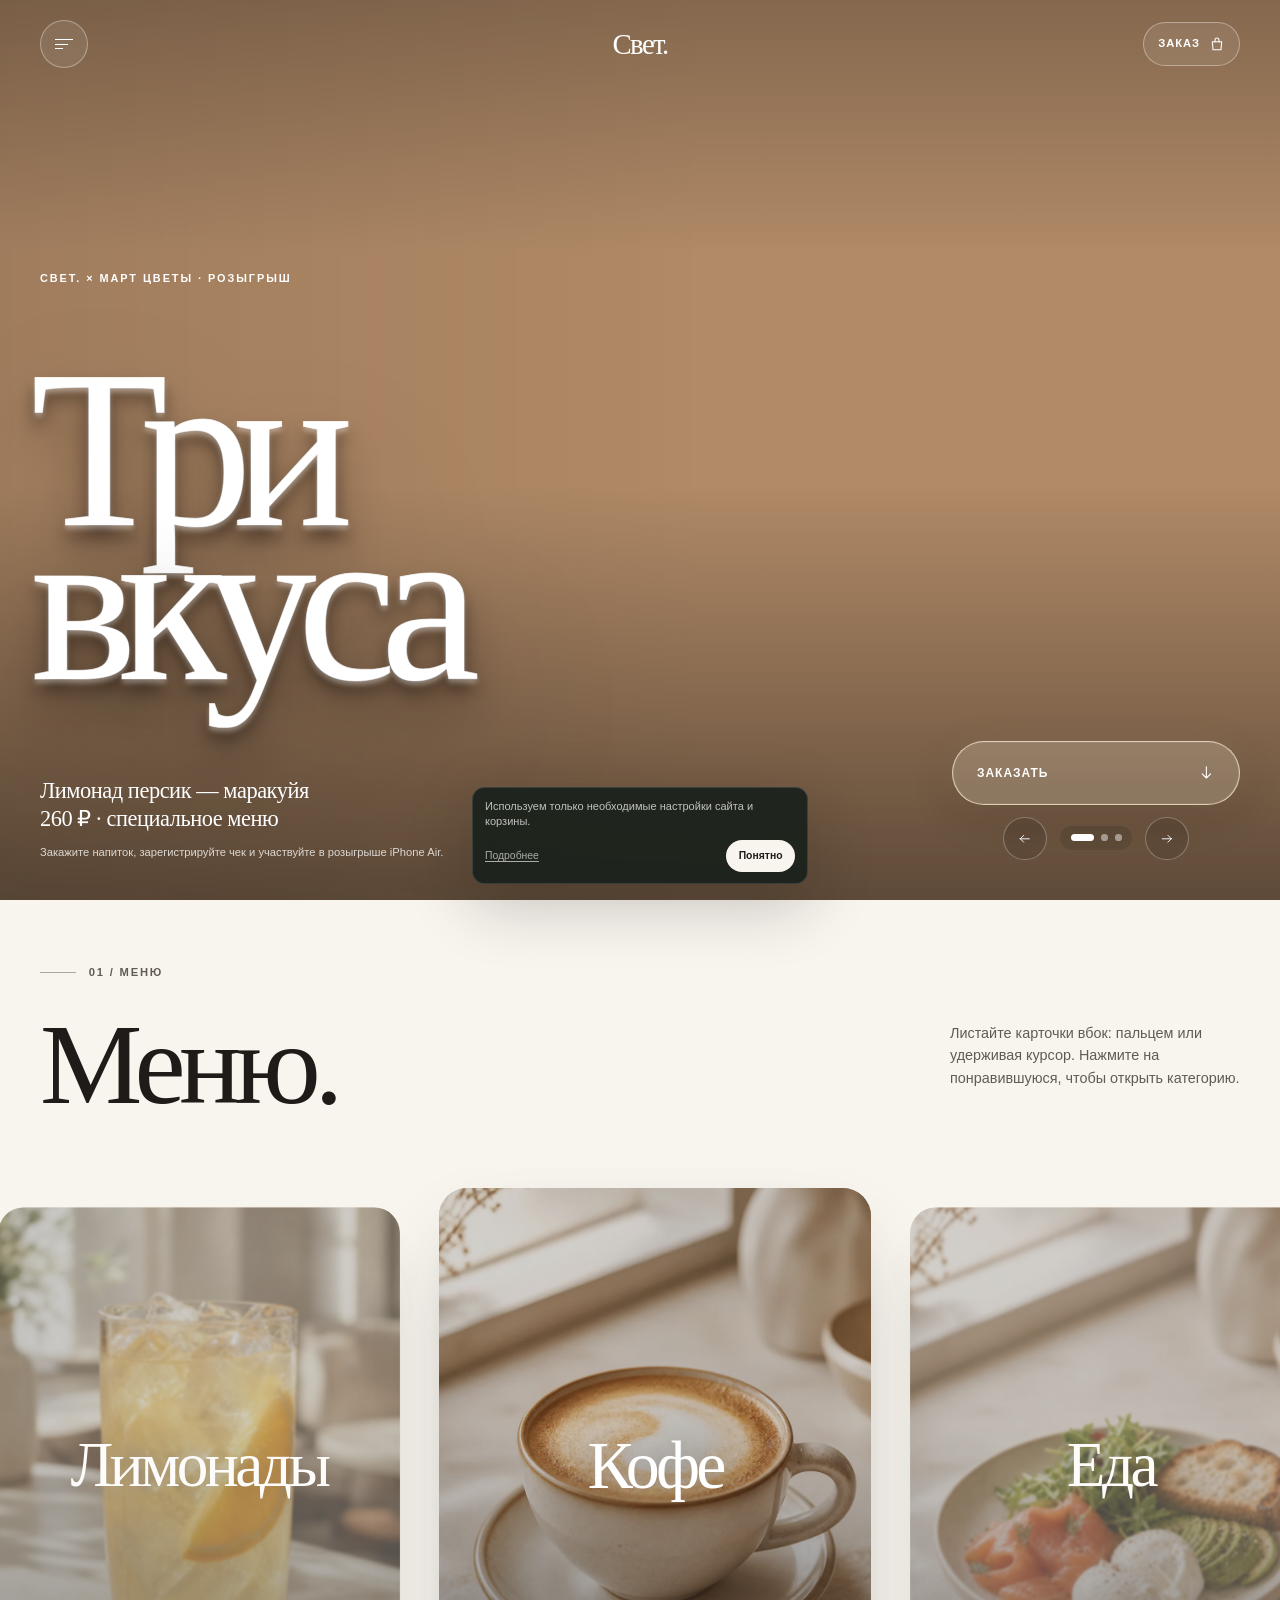
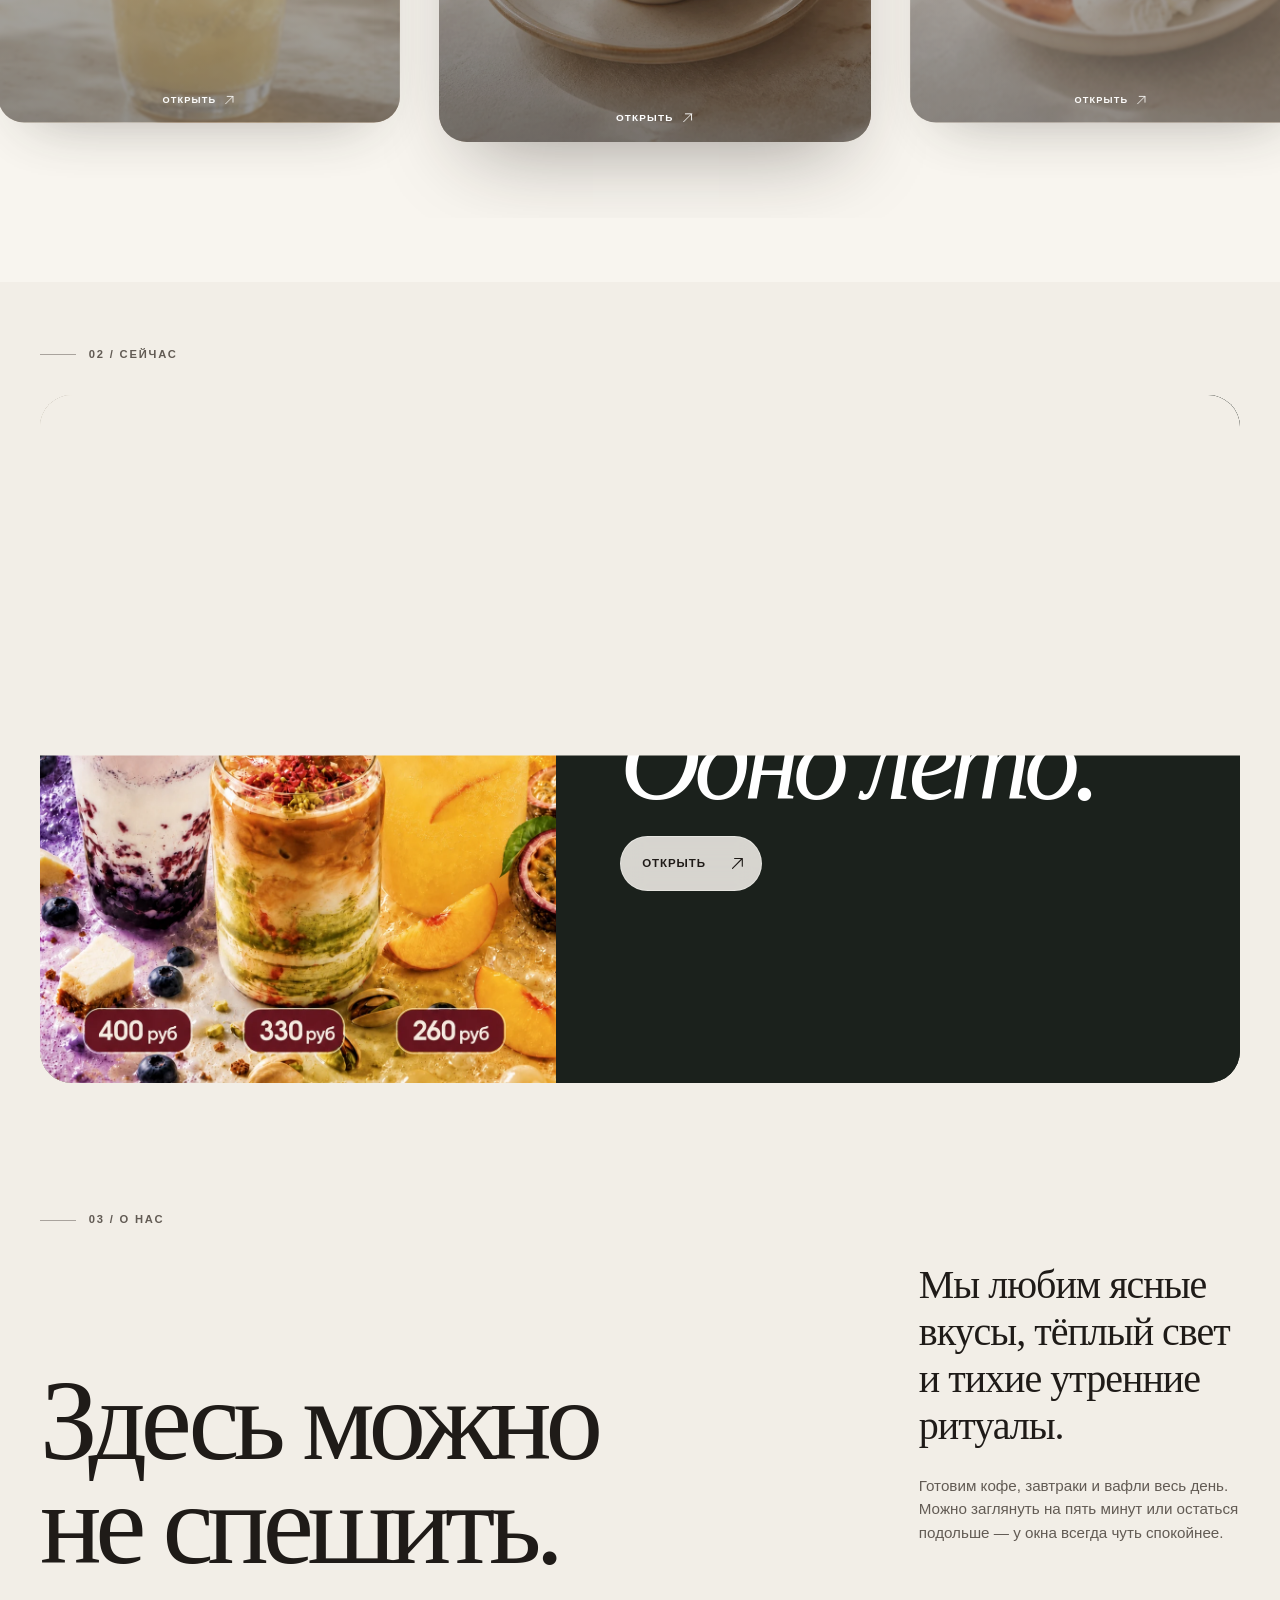
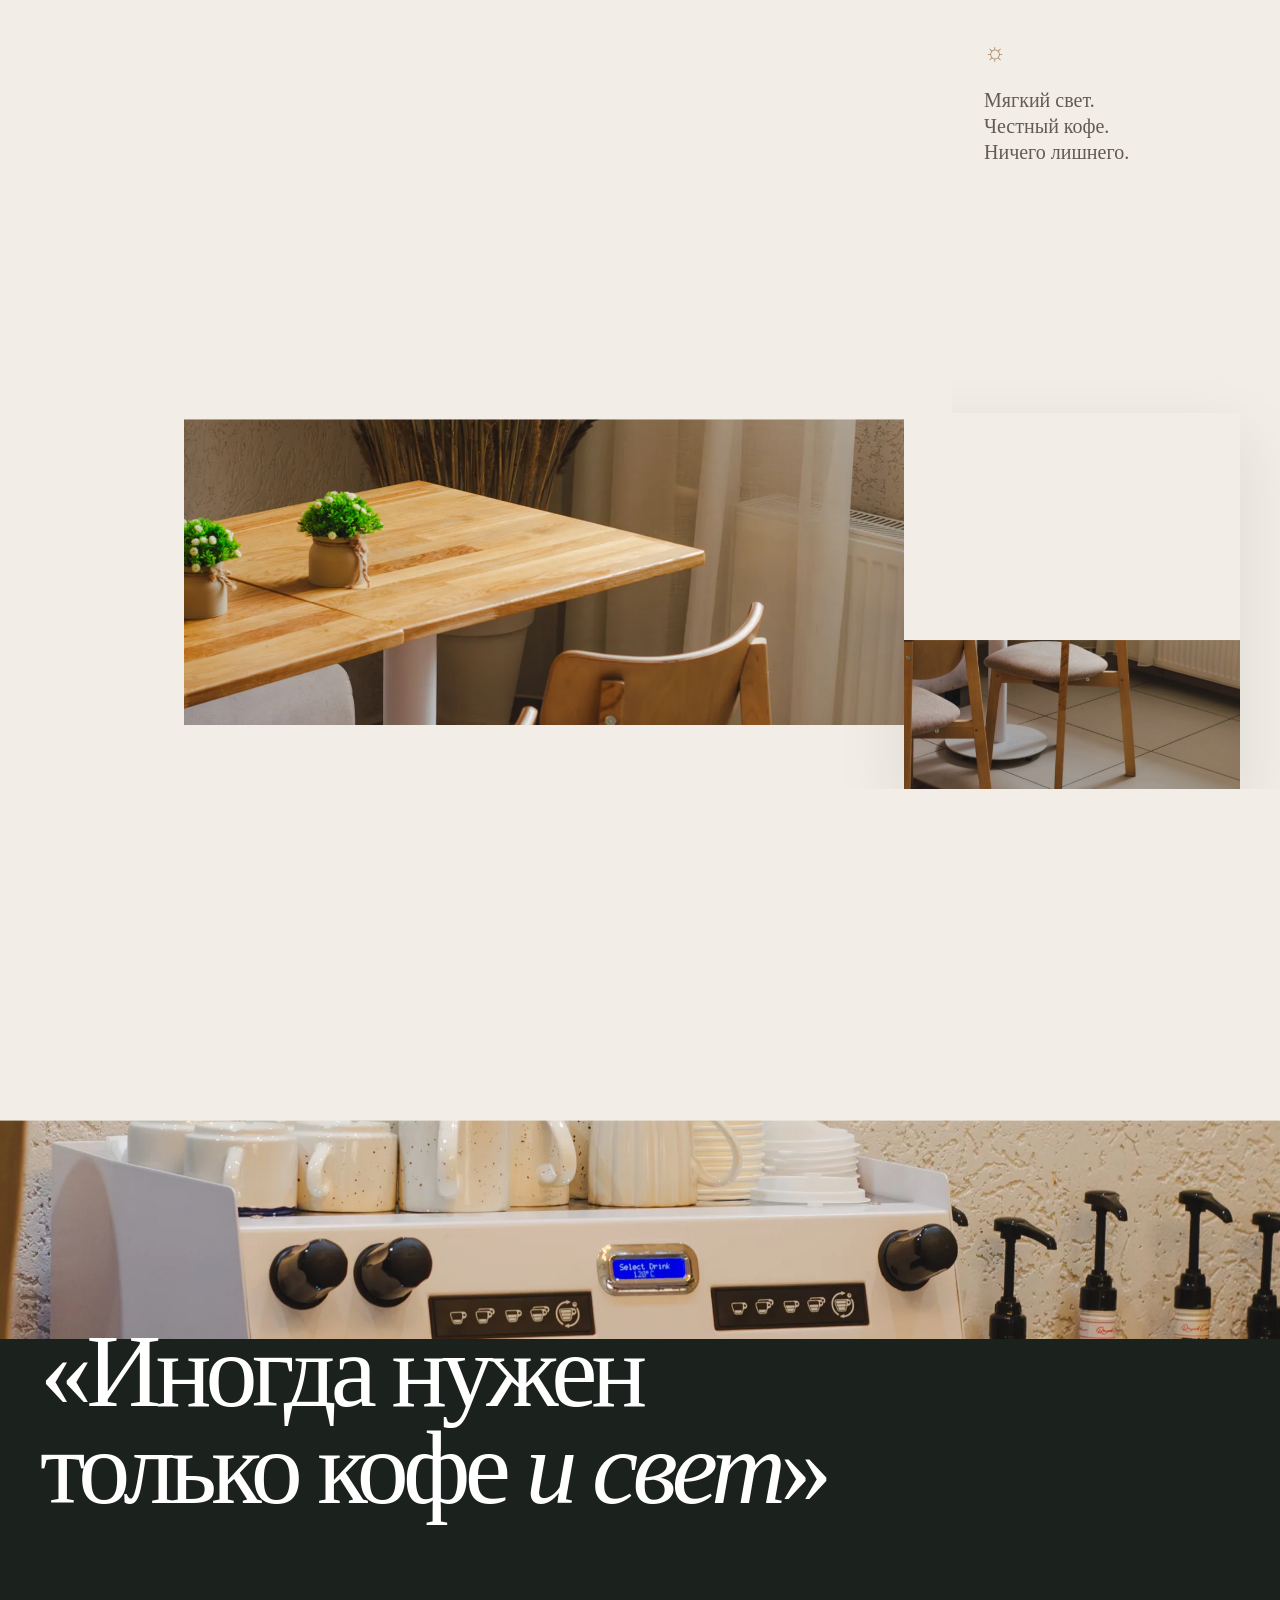
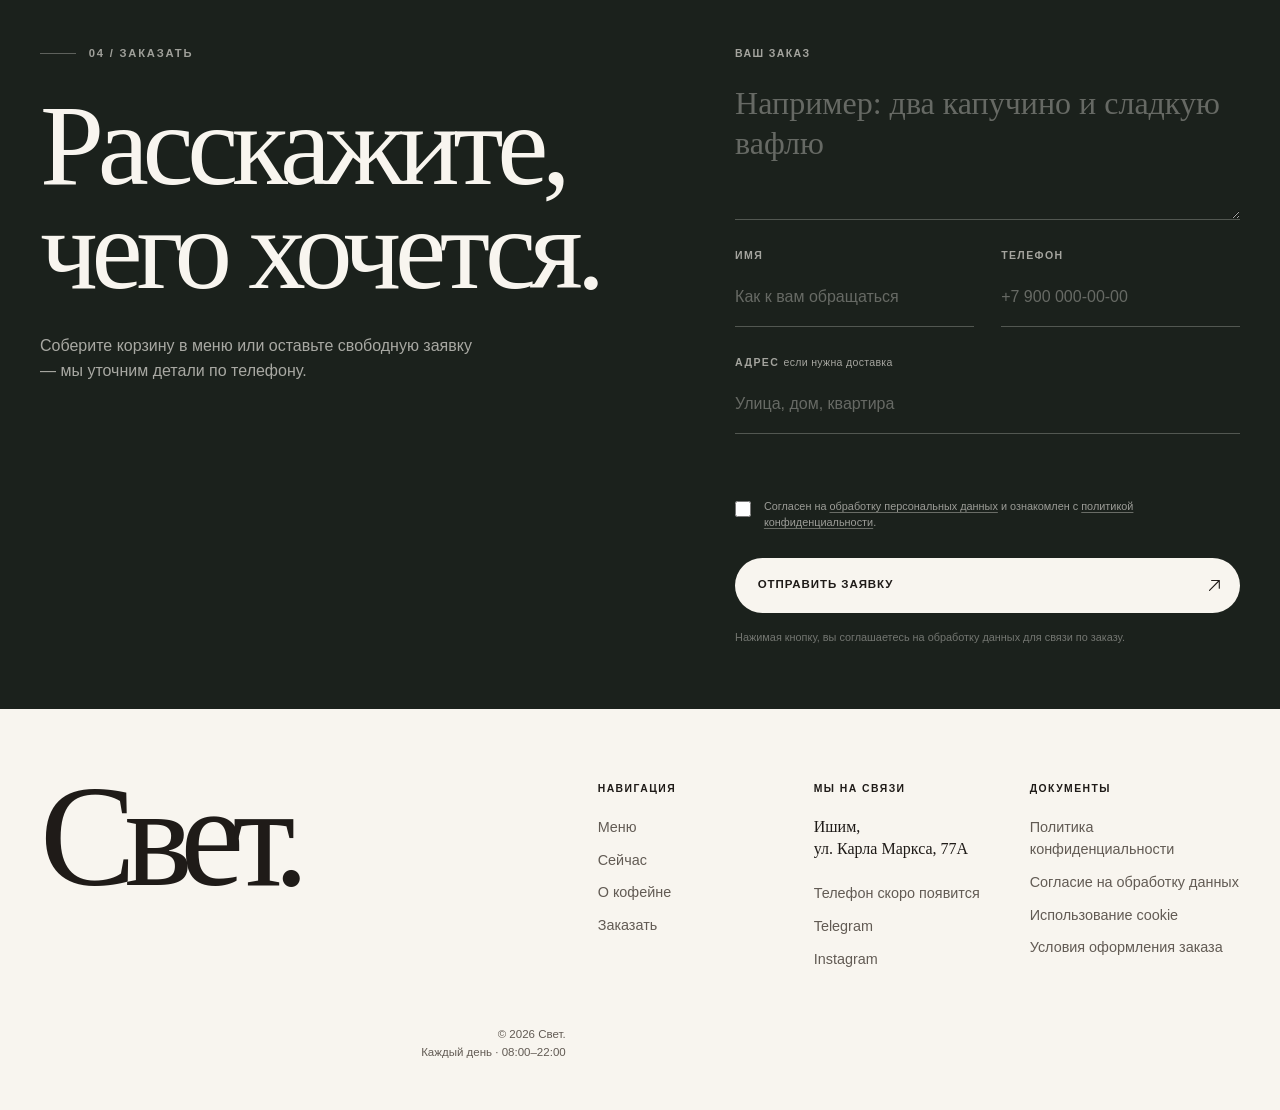
<file: index.html>
<!doctype html>
<html lang="ru">
<head>
  <meta charset="utf-8">
  <meta name="viewport" content="width=device-width, initial-scale=1, viewport-fit=cover">
  <meta name="theme-color" content="#f2eee7">
  <meta name="description" content="Кофейня «Свет.» в Ишиме: кофе, завтраки, вафли, еда и сезонные напитки. Адрес: улица Карла Маркса, 77А. Меню и заказ на сайте.">
  <meta name="robots" content="index, follow, max-image-preview:large">
  <meta name="geo.region" content="RU-TYU">
  <meta name="geo.placename" content="Ишим">
  <meta property="og:type" content="website">
  <meta property="og:locale" content="ru_RU">
  <meta property="og:site_name" content="Кофейня «Свет.»">
  <meta property="og:title" content="Кофейня «Свет.» в Ишиме — кофе, еда и завтраки">
  <meta property="og:description" content="Кофе, завтраки, вафли и сезонные напитки в Ишиме. Улица Карла Маркса, 77А.">
  <title>Кофейня «Свет.» в Ишиме — кофе, еда и завтраки</title>
  <link rel="icon" href="assets/favicon.svg" type="image/svg+xml">
  <link rel="preload" href="assets/contest-peach-passionfruit.webp" as="image" fetchpriority="high">
  <link rel="stylesheet" href="assets/styles.css?v=17">
  <script type="application/ld+json">
  {
    "@context": "https://schema.org",
    "@graph": [
      {
        "@type": "WebSite",
        "name": "Кофейня «Свет.»",
        "alternateName": "Свет. Ишим",
        "inLanguage": "ru-RU"
      },
      {
        "@type": "CafeOrCoffeeShop",
        "@id": "#coffee-shop",
        "name": "Кофейня «Свет.»",
        "alternateName": "Свет.",
        "description": "Кофейня в Ишиме, где готовят кофе, завтраки, вафли, горячую еду и сезонные напитки.",
        "priceRange": "₽₽",
        "servesCuisine": ["Кофе", "Завтраки", "Вафли", "Европейская кухня"],
        "address": {
          "@type": "PostalAddress",
          "streetAddress": "улица Карла Маркса, 77А",
          "addressLocality": "Ишим",
          "addressRegion": "Тюменская область",
          "addressCountry": "RU"
        },
        "openingHoursSpecification": {
          "@type": "OpeningHoursSpecification",
          "dayOfWeek": ["Monday", "Tuesday", "Wednesday", "Thursday", "Friday", "Saturday", "Sunday"],
          "opens": "08:00",
          "closes": "22:00"
        },
        "hasMenu": {
          "@type": "Menu",
          "name": "Меню кофейни «Свет.»",
          "hasMenuSection": [
            {"@type": "MenuSection", "name": "Кофе"},
            {"@type": "MenuSection", "name": "Лимонады и напитки"},
            {"@type": "MenuSection", "name": "Завтраки и еда"},
            {"@type": "MenuSection", "name": "Сладкие вафли и десерты"}
          ]
        }
      }
    ]
  }
  </script>
  <script>document.documentElement.classList.add('js', 'intro-pending');</script>
  <script src="assets/config.js?v=17"></script>
  <script defer src="assets/app.js?v=17"></script>
</head>
<body>
  <a class="skip-link" href="#main">К содержанию</a>
  <div class="page-glow" aria-hidden="true"></div>
  <div class="site-intro" data-site-intro aria-hidden="true">
    <div class="site-intro__slices">
      <i></i><i></i><i></i><i></i><i></i>
    </div>
    <div class="site-intro__brand">
      <p>Свет<span>.</span></p>
      <small>кофе · тёплая еда · пауза</small>
    </div>
    <div class="site-intro__beam"></div>
  </div>

  <header class="site-header" data-site-header>
    <button class="round-button header-menu" type="button" data-open-nav aria-label="Открыть навигацию" aria-controls="navDialog">
      <span class="burger-lines" aria-hidden="true"><i></i><i></i><i></i></span>
    </button>
    <a class="wordmark" href="#top" aria-label="Свет. На главную">Свет.</a>
    <button class="header-order" type="button" data-open-cart aria-label="Открыть корзину">
      <span>Заказ</span>
      <svg aria-hidden="true"><use href="#icon-bag"></use></svg>
      <span class="header-order__count" data-cart-count hidden>0</span>
    </button>
  </header>

  <main id="main">
    <section class="hero" id="top" aria-labelledby="heroTitle">
      <div class="hero__media" data-hero-slider aria-label="Специальное меню акции">
        <div class="hero__slides" data-hero-image>
          <button class="hero__slide is-active" type="button" data-hero-slide="0" data-open-contest aria-label="Лимонад персик — маракуйя. Открыть специальное меню и правила акции">
            <picture>
              <source media="(min-width: 48rem)" srcset="assets/contest-peach-desktop.webp">
              <img src="assets/contest-peach-passionfruit.webp" alt="Лимонад персик — маракуйя" width="1086" height="1448" fetchpriority="high" decoding="async">
            </picture>
          </button>
          <button class="hero__slide" type="button" data-hero-slide="1" data-open-contest aria-label="Малиново-фисташковый латте. Открыть специальное меню и правила акции">
            <picture>
              <source media="(min-width: 48rem)" srcset="assets/contest-raspberry-desktop.webp">
              <img src="assets/contest-raspberry-pistachio.webp" alt="Малиново-фисташковый латте" width="1086" height="1448" loading="eager" decoding="async">
            </picture>
          </button>
          <button class="hero__slide" type="button" data-hero-slide="2" data-open-contest aria-label="Бабл черничный чизкейк. Открыть специальное меню и правила акции">
            <picture>
              <source media="(min-width: 48rem)" srcset="assets/contest-blueberry-desktop.webp">
              <img src="assets/contest-blueberry.webp" alt="Бабл черничный чизкейк" width="1086" height="1448" loading="eager" decoding="async">
            </picture>
          </button>
        </div>
      </div>
      <div class="hero__veil" aria-hidden="true"></div>
      <div class="hero__content page-shell">
        <p class="eyebrow hero__eyebrow" data-hero-item>Свет. × МАРТ Цветы · розыгрыш</p>
        <h1 id="heroTitle" class="hero__title hero__title--promo" data-hero-item>Три<br>вкуса</h1>
        <div class="hero__footer" data-hero-item>
          <div class="hero__promo-copy">
            <p><strong data-hero-slide-name>Лимонад персик — маракуйя</strong><br><span data-hero-slide-price>260 ₽</span> · специальное меню</p>
            <small>Закажите напиток, зарегистрируйте чек и участвуйте в розыгрыше iPhone Air.</small>
          </div>
          <div class="hero__actions">
            <button class="glass-button hero__cta" type="button" data-open-contest>
              Заказать
              <svg aria-hidden="true"><use href="#icon-arrow-down"></use></svg>
            </button>
            <div class="hero__controls">
              <button type="button" data-hero-prev aria-label="Предыдущий напиток"><svg aria-hidden="true"><use href="#icon-arrow-down"></use></svg></button>
              <div class="hero__dots" role="group" aria-label="Выбрать напиток">
                <button class="is-active" type="button" data-hero-dot="0" aria-label="Лимонад персик — маракуйя" aria-current="true"></button>
                <button type="button" data-hero-dot="1" aria-label="Малиново-фисташковый латте"></button>
                <button type="button" data-hero-dot="2" aria-label="Бабл черничный чизкейк"></button>
              </div>
              <button type="button" data-hero-next aria-label="Следующий напиток"><svg aria-hidden="true"><use href="#icon-arrow-down"></use></svg></button>
            </div>
          </div>
        </div>
      </div>
    </section>

    <section class="menu-section section" id="menu" aria-labelledby="menuTitle">
      <div class="page-shell menu-section__heading">
        <div>
          <div class="section-number reveal" aria-hidden="true">01 / Меню</div>
          <h2 id="menuTitle" class="display reveal">Меню.</h2>
        </div>
        <div class="menu-section__aside reveal">
          <p>Листайте карточки вбок: пальцем или удерживая курсор. Нажмите на понравившуюся, чтобы открыть категорию.</p>
          <div class="rail-progress" aria-hidden="true"><span data-rail-progress></span></div>
        </div>
      </div>

      <div class="menu-rail-wrap">
        <p class="menu-status" data-menu-status aria-live="polite">Готовим меню…</p>
        <div class="menu-rail" data-menu-rail aria-label="Категории меню" tabindex="0"></div>
      </div>
    </section>

    <section class="season section" id="season" aria-labelledby="seasonTitle">
      <div class="page-shell">
        <div class="section-number reveal" aria-hidden="true">02 / Сейчас</div>
        <article class="season-card media-reveal">
          <img src="assets/contest-poster-v2.webp" alt="Постер конкурса «Три вкуса» с тремя сезонными напитками" width="1086" height="1448" loading="lazy" decoding="async">
          <div class="season-card__shade" aria-hidden="true"></div>
          <div class="season-card__content reveal">
            <p class="eyebrow">Свет. × МАРТ Цветы</p>
            <h2 id="seasonTitle">Три вкуса.<br><em>Одно лето.</em></h2>
            <button class="glass-button glass-button--light" type="button" data-open-contest>
              Открыть
              <svg aria-hidden="true"><use href="#icon-arrow-up-right"></use></svg>
            </button>
          </div>
        </article>
      </div>
    </section>

    <section class="story section" id="story" aria-labelledby="storyTitle">
      <div class="page-shell">
        <div class="section-number reveal" aria-hidden="true">03 / О нас</div>
        <div class="story__intro">
          <h2 id="storyTitle" class="display reveal" data-split-lines>Здесь можно<br>не спешить.</h2>
          <div class="story__copy reveal">
            <p class="lead">Мы любим ясные вкусы, тёплый свет и тихие утренние ритуалы.</p>
            <p>Готовим кофе, завтраки и вафли весь день. Можно заглянуть на пять минут или остаться подольше — у окна всегда чуть спокойнее.</p>
          </div>
        </div>

        <div class="story__gallery">
          <figure class="story__portrait media-reveal" data-parallax="0.07">
            <img src="assets/story-cafe-v2.webp" alt="Светлый стол у окна в кофейне" width="1457" height="2200" loading="lazy" decoding="async">
          </figure>
          <div class="story__note reveal">
            <span aria-hidden="true">☼</span>
            <p>Мягкий свет.<br>Честный кофе.<br>Ничего лишнего.</p>
          </div>
          <figure class="story__detail media-reveal" data-parallax="-0.05">
            <img src="assets/story-detail-real.webp" alt="Столик у окна в кофейне «Свет.»" width="1192" height="1800" loading="lazy" decoding="async">
          </figure>
        </div>
      </div>
    </section>

    <section class="interlude" aria-label="Атмосфера кофейни">
      <div class="interlude__media media-reveal">
        <img src="assets/interlude-cafe-v3.webp" alt="Кофемашина и посуда в кофейне «Свет.»" width="2200" height="945" loading="lazy" decoding="async" data-parallax="0.06">
      </div>
      <p class="interlude__quote reveal">«Иногда нужен<br>только кофе <em>и свет</em>»</p>
    </section>

    <section class="quick-order section" id="order" aria-labelledby="orderTitle">
      <div class="page-shell quick-order__grid">
        <div class="quick-order__intro">
          <div class="section-number section-number--light reveal" aria-hidden="true">04 / Заказать</div>
          <h2 id="orderTitle" class="display display--light reveal">Расскажите,<br>чего хочется.</h2>
          <p class="reveal">Соберите корзину в меню или оставьте свободную заявку — мы уточним детали по телефону.</p>
        </div>

        <form class="request-form reveal" data-quick-form novalidate>
          <label class="field field--large">
            <span>Ваш заказ</span>
            <textarea name="comment" rows="3" minlength="3" required placeholder="Например: два капучино и сладкую вафлю"></textarea>
          </label>
          <div class="request-form__row">
            <label class="field">
              <span>Имя</span>
              <input type="text" name="name" autocomplete="name" minlength="2" required placeholder="Как к вам обращаться">
            </label>
            <label class="field">
              <span>Телефон</span>
              <input type="tel" name="phone" autocomplete="tel" inputmode="tel" required placeholder="+7 900 000-00-00">
            </label>
          </div>
          <label class="field">
            <span>Адрес <small>если нужна доставка</small></span>
            <input type="text" name="address" autocomplete="street-address" placeholder="Улица, дом, квартира">
          </label>
          <p class="form-status" data-form-status aria-live="polite"></p>
          <label class="consent-check">
            <input type="checkbox" name="personalDataConsent" required>
            <span>Согласен на <a href="legal.html#consent" target="_blank" rel="noopener">обработку персональных данных</a> и ознакомлен с <a href="legal.html#privacy" target="_blank" rel="noopener">политикой конфиденциальности</a>.</span>
          </label>
          <button class="submit-button" type="submit">
            <span>Отправить заявку</span>
            <svg aria-hidden="true"><use href="#icon-arrow-up-right"></use></svg>
          </button>
          <p class="form-note">Нажимая кнопку, вы соглашаетесь на обработку данных для связи по заказу.</p>
        </form>
      </div>
    </section>
  </main>

  <footer class="footer" id="contacts">
    <div class="page-shell footer__grid">
      <a class="footer__brand" href="#top">Свет.</a>
      <div class="footer__column">
        <p class="footer__label">Навигация</p>
        <a href="#menu">Меню</a>
        <a href="#season">Сейчас</a>
        <a href="#story">О кофейне</a>
        <a href="#order">Заказать</a>
      </div>
      <div class="footer__column">
        <p class="footer__label">Мы на связи</p>
        <p class="footer__address">Ишим,<br>ул. Карла Маркса, 77А</p>
        <a href="#" data-contact-link>Телефон скоро появится</a>
        <a href="#">Telegram</a>
        <a href="#">Instagram</a>
      </div>
      <div class="footer__column footer__legal">
        <p class="footer__label">Документы</p>
        <a href="legal.html#privacy">Политика конфиденциальности</a>
        <a href="legal.html#consent">Согласие на обработку данных</a>
        <a href="legal.html#cookies">Использование cookie</a>
        <a href="legal.html#terms">Условия оформления заказа</a>
      </div>
      <p class="footer__small">© 2026 Свет.<br>Каждый день · 08:00–22:00</p>
    </div>
  </footer>

  <button class="cart-fab" type="button" data-cart-fab data-open-cart aria-label="Открыть корзину" hidden>
    <span class="cart-fab__icon"><svg aria-hidden="true"><use href="#icon-bag"></use></svg></span>
    <span class="cart-fab__copy">
      <span class="cart-fab__label">Корзина</span>
      <small data-cart-fab-total>Открыть заказ</small>
    </span>
    <span class="cart-fab__count" data-cart-count>0</span>
  </button>

  <aside class="cookie-notice" data-cookie-notice hidden aria-label="Уведомление об использовании cookie">
    <p>Используем только необходимые настройки сайта и корзины.</p>
    <div>
      <a href="legal.html#cookies">Подробнее</a>
      <button type="button" data-cookie-accept>Понятно</button>
    </div>
  </aside>

  <dialog class="nav-dialog" id="navDialog" aria-label="Навигация">
    <div class="nav-dialog__top">
      <span class="wordmark">Свет.</span>
      <button class="round-button round-button--light" type="button" data-close-nav aria-label="Закрыть навигацию">
        <svg aria-hidden="true"><use href="#icon-close"></use></svg>
      </button>
    </div>
    <nav class="nav-dialog__links" aria-label="Основная навигация">
      <a href="#menu"><span>01</span>Меню</a>
      <a href="#season"><span>02</span>Сейчас</a>
      <a href="#story"><span>03</span>О кофейне</a>
      <a href="#order"><span>04</span>Заказать</a>
    </nav>
    <div class="nav-dialog__bottom">
      <p>Кофе · завтраки · тишина</p>
      <p>Каждый день · 08:00–22:00</p>
    </div>
  </dialog>

  <dialog class="menu-dialog" id="menuDialog" aria-labelledby="menuDialogTitle">
    <div class="menu-dialog__surface">
      <header class="menu-dialog__hero">
        <img src="assets/menu-coffee.webp" alt="" width="1122" height="1402" data-dialog-image>
        <div class="menu-dialog__hero-shade" aria-hidden="true"></div>
        <div class="menu-dialog__title">
          <p class="eyebrow" data-dialog-eyebrow>Меню</p>
          <h2 id="menuDialogTitle" data-dialog-title>Кофе</h2>
          <p data-dialog-description>Классика и авторские напитки</p>
        </div>
      </header>
      <div class="menu-dialog__body">
        <nav class="category-tabs" aria-label="Разделы категории" data-category-tabs></nav>
        <div class="product-list" data-product-list></div>
        <div class="menu-dialog__extras" data-menu-extras></div>
      </div>
    </div>
    <button class="round-button menu-dialog__close" type="button" data-close-menu-dialog aria-label="Закрыть меню">
      <svg aria-hidden="true"><use href="#icon-close"></use></svg>
    </button>
    <button class="menu-dialog__cart" type="button" data-menu-cart data-open-cart aria-label="Открыть корзину из меню" hidden>
      <span><svg aria-hidden="true"><use href="#icon-bag"></use></svg></span>
      <strong data-menu-cart-total>0 ₽</strong>
      <small data-cart-count>0</small>
    </button>
    <div class="dialog-scroll-track" aria-hidden="true"><span data-menu-dialog-progress></span></div>
  </dialog>

  <dialog class="contest-dialog" id="contestDialog" aria-labelledby="contestDialogTitle">
    <div class="contest-dialog__surface">
      <header class="contest-dialog__header">
        <div>
          <p class="eyebrow">Свет. × МАРТ Цветы</p>
          <h2 id="contestDialogTitle">Три вкуса.</h2>
          <p>Специальное меню конкурса</p>
        </div>
        <button class="round-button" type="button" data-close-contest aria-label="Закрыть конкурсное меню">
          <svg aria-hidden="true"><use href="#icon-close"></use></svg>
        </button>
      </header>
      <div class="contest-dialog__content">
        <div class="contest-products" data-contest-products></div>
        <section class="contest-rules" aria-labelledby="contestRulesTitle">
          <p class="eyebrow">Розыгрыш iPhone Air</p>
          <h3 id="contestRulesTitle">Как участвовать</h3>
          <ol>
            <li><span>01</span><p>Купить любой напиток из специального меню.</p></li>
            <li><span>02</span><p>Зарегистрировать чек у бариста.</p></li>
            <li><span>03</span><p>Выложить сторис в любой социальной сети с отметками <strong>@svet.ishim</strong> и <strong>@mart_flowers</strong>.</p></li>
          </ol>
          <div class="contest-rules__note">
            <p>Отметка в сторис требуется только при регистрации первого чека. Последующие чеки можно регистрировать без публикации.</p>
            <p>Каждый чек регистрируется отдельно при покупке напитка. Чем больше зарегистрированных чеков, тем больше шансов выиграть iPhone Air.</p>
          </div>
        </section>
      </div>
    </div>
  </dialog>

  <dialog class="cart-dialog" id="cartDialog" aria-labelledby="cartTitle">
    <div class="cart-dialog__surface">
      <header class="sheet-header">
        <div>
          <p class="eyebrow">Ваш выбор</p>
          <h2 id="cartTitle">Корзина</h2>
        </div>
        <button class="round-button" type="button" data-close-cart aria-label="Закрыть корзину">
          <svg aria-hidden="true"><use href="#icon-close"></use></svg>
        </button>
      </header>
      <div class="cart-dialog__content">
        <div data-cart-view>
          <div class="cart-list" data-cart-list></div>
          <div class="cart-summary" data-cart-summary hidden>
            <div><span>Итого</span><strong data-cart-total>0 ₽</strong></div>
            <button class="submit-button" type="button" data-start-checkout>
              <span>Перейти к оформлению</span>
              <svg aria-hidden="true"><use href="#icon-arrow-right"></use></svg>
            </button>
          </div>
        </div>
        <form class="checkout-form" data-checkout-form hidden novalidate>
          <button class="text-button" type="button" data-back-to-cart>
            <svg aria-hidden="true"><use href="#icon-arrow-left"></use></svg>
            Назад к составу
          </button>
          <h3>Куда привезти?</h3>
          <fieldset class="fulfillment-picker">
            <legend>Как получить заказ</legend>
            <label>
              <input type="radio" name="fulfillment" value="pickup" checked>
              <span>Самовывоз<small>Заберу в кофейне</small></span>
            </label>
            <label>
              <input type="radio" name="fulfillment" value="delivery">
              <span>Доставка<small>Привезти по адресу</small></span>
            </label>
          </fieldset>
          <label class="field field--paper">
            <span>Имя</span>
            <input type="text" name="name" autocomplete="name" minlength="2" required placeholder="Ваше имя">
          </label>
          <label class="field field--paper">
            <span>Телефон</span>
            <input type="tel" name="phone" autocomplete="tel" inputmode="tel" required placeholder="+7 900 000-00-00">
          </label>
          <label class="field field--paper" data-delivery-field hidden>
            <span>Адрес</span>
            <input type="text" name="address" autocomplete="street-address" minlength="5" placeholder="Улица, дом, квартира">
          </label>
          <label class="field field--paper">
            <span>Комментарий</span>
            <textarea name="comment" rows="2" placeholder="Домофон, пожелания к заказу"></textarea>
          </label>
          <p class="form-status" data-checkout-status aria-live="polite"></p>
          <label class="consent-check consent-check--paper">
            <input type="checkbox" name="personalDataConsent" required>
            <span>Согласен на <a href="legal.html#consent" target="_blank" rel="noopener">обработку персональных данных</a> и ознакомлен с <a href="legal.html#privacy" target="_blank" rel="noopener">политикой</a>.</span>
          </label>
          <div class="checkout-actions">
            <button class="submit-button submit-button--pay" type="submit" name="checkoutAction" value="pay">
              <span data-checkout-label>Оплатить</span>
              <svg aria-hidden="true"><use href="#icon-arrow-up-right"></use></svg>
            </button>
          </div>
        </form>
      </div>
    </div>
  </dialog>

  <dialog class="success-dialog" id="successDialog" aria-labelledby="successTitle">
    <div class="success-dialog__light" aria-hidden="true"></div>
    <div class="success-dialog__mark" aria-hidden="true">
      <svg><use href="#icon-check"></use></svg>
    </div>
    <p class="eyebrow">Готово</p>
    <h2 id="successTitle">Заявка отправлена.</h2>
    <p data-success-text>Мы свяжемся с вами по указанному номеру, чтобы подтвердить детали.</p>
    <div class="success-dialog__order" data-success-order hidden></div>
    <a class="text-button success-dialog__phone" href="#" data-success-phone hidden></a>
    <button class="submit-button" type="button" data-close-success><span>Вернуться на сайт</span></button>
  </dialog>

  <div class="toast" role="status" aria-live="polite" data-toast></div>

  <svg class="icon-sprite" aria-hidden="true">
    <symbol id="icon-menu" viewBox="0 0 24 24"><path d="M4 8h16M4 16h16"/></symbol>
    <symbol id="icon-close" viewBox="0 0 24 24"><path d="M6 6l12 12M18 6 6 18"/></symbol>
    <symbol id="icon-bag" viewBox="0 0 24 24"><path d="M5 8.5h14l-1 12H6l-1-12Z"/><path d="M9 9V6a3 3 0 0 1 6 0v3"/></symbol>
    <symbol id="icon-arrow-down" viewBox="0 0 24 24"><path d="M12 4v16m0 0 6-6m-6 6-6-6"/></symbol>
    <symbol id="icon-arrow-left" viewBox="0 0 24 24"><path d="M20 12H4m0 0 6-6m-6 6 6 6"/></symbol>
    <symbol id="icon-arrow-right" viewBox="0 0 24 24"><path d="M4 12h16m0 0-6-6m6 6-6 6"/></symbol>
    <symbol id="icon-arrow-up-right" viewBox="0 0 24 24"><path d="M5 19 19 5M8 5h11v11"/></symbol>
    <symbol id="icon-plus" viewBox="0 0 24 24"><path d="M12 5v14M5 12h14"/></symbol>
    <symbol id="icon-minus" viewBox="0 0 24 24"><path d="M5 12h14"/></symbol>
    <symbol id="icon-check" viewBox="0 0 24 24"><path d="m5 12 4.5 4.5L19 7"/></symbol>
  </svg>
</body>
</html>
</file>
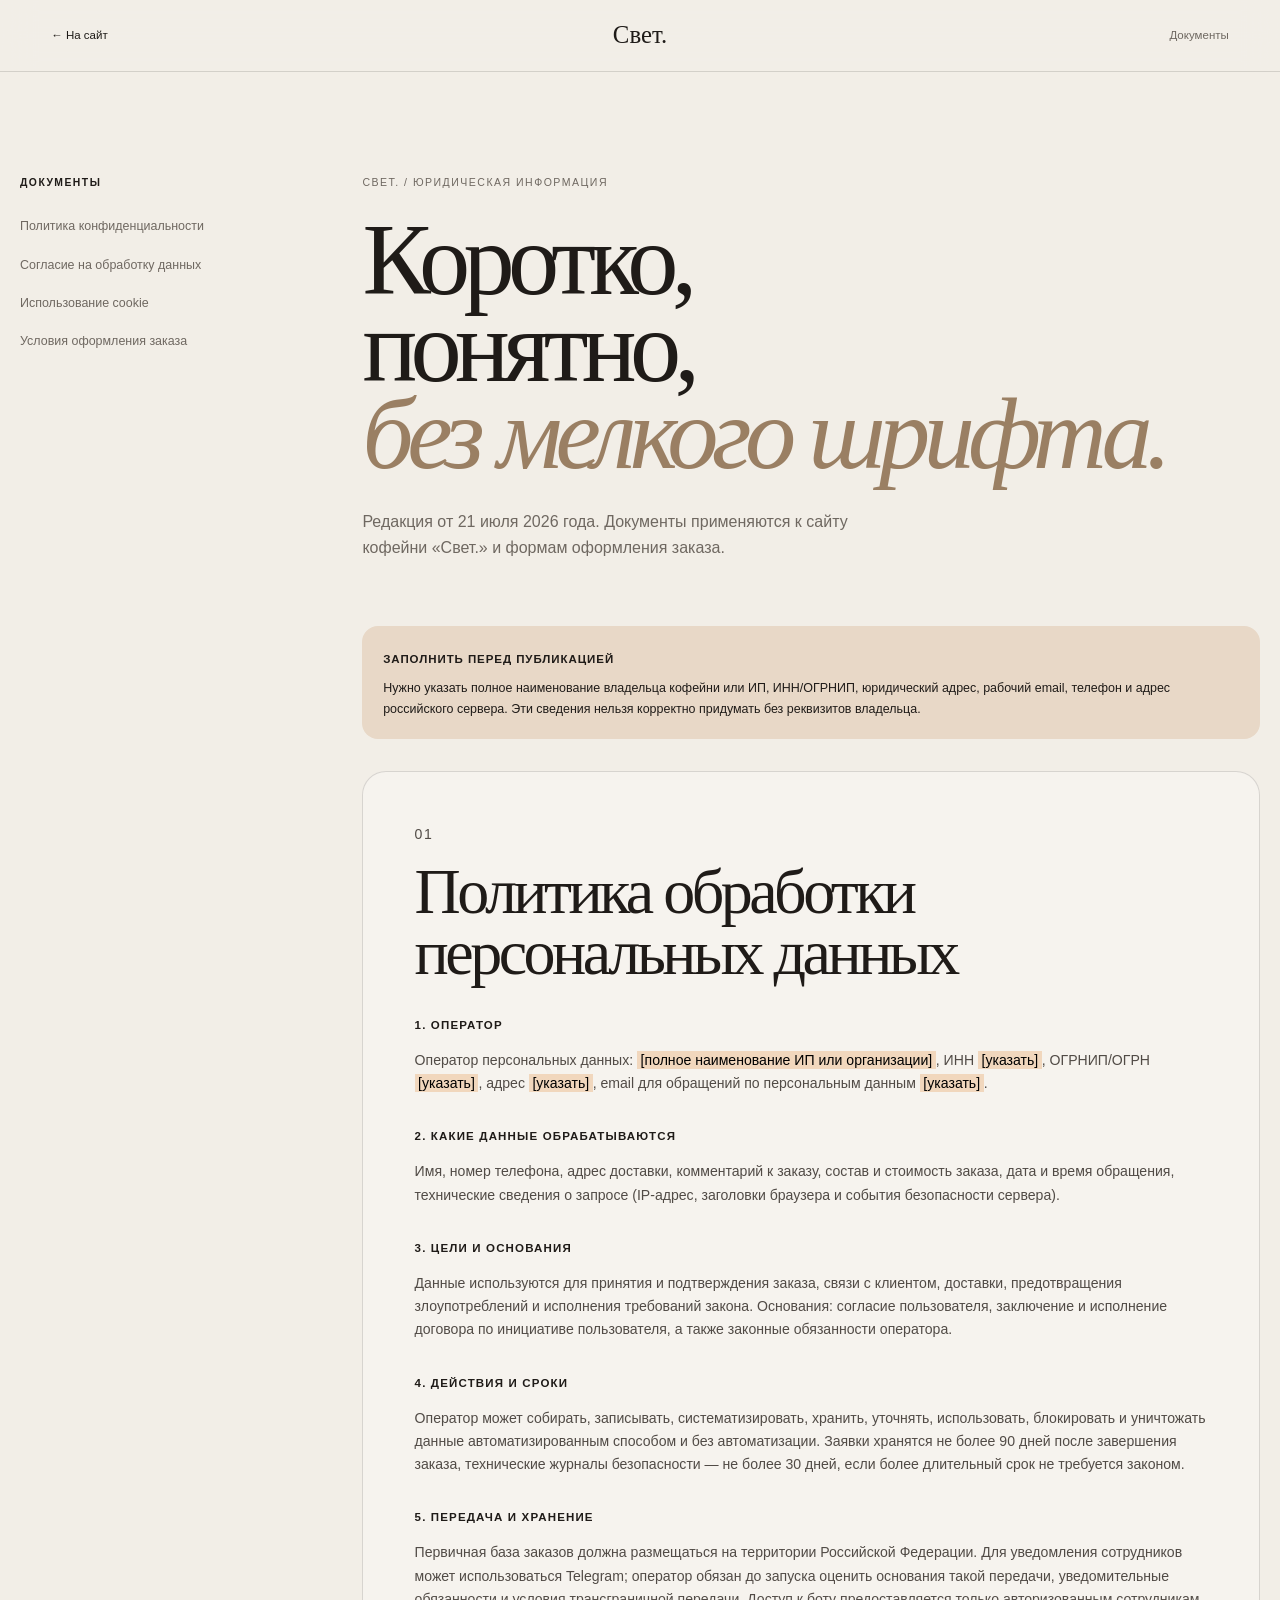
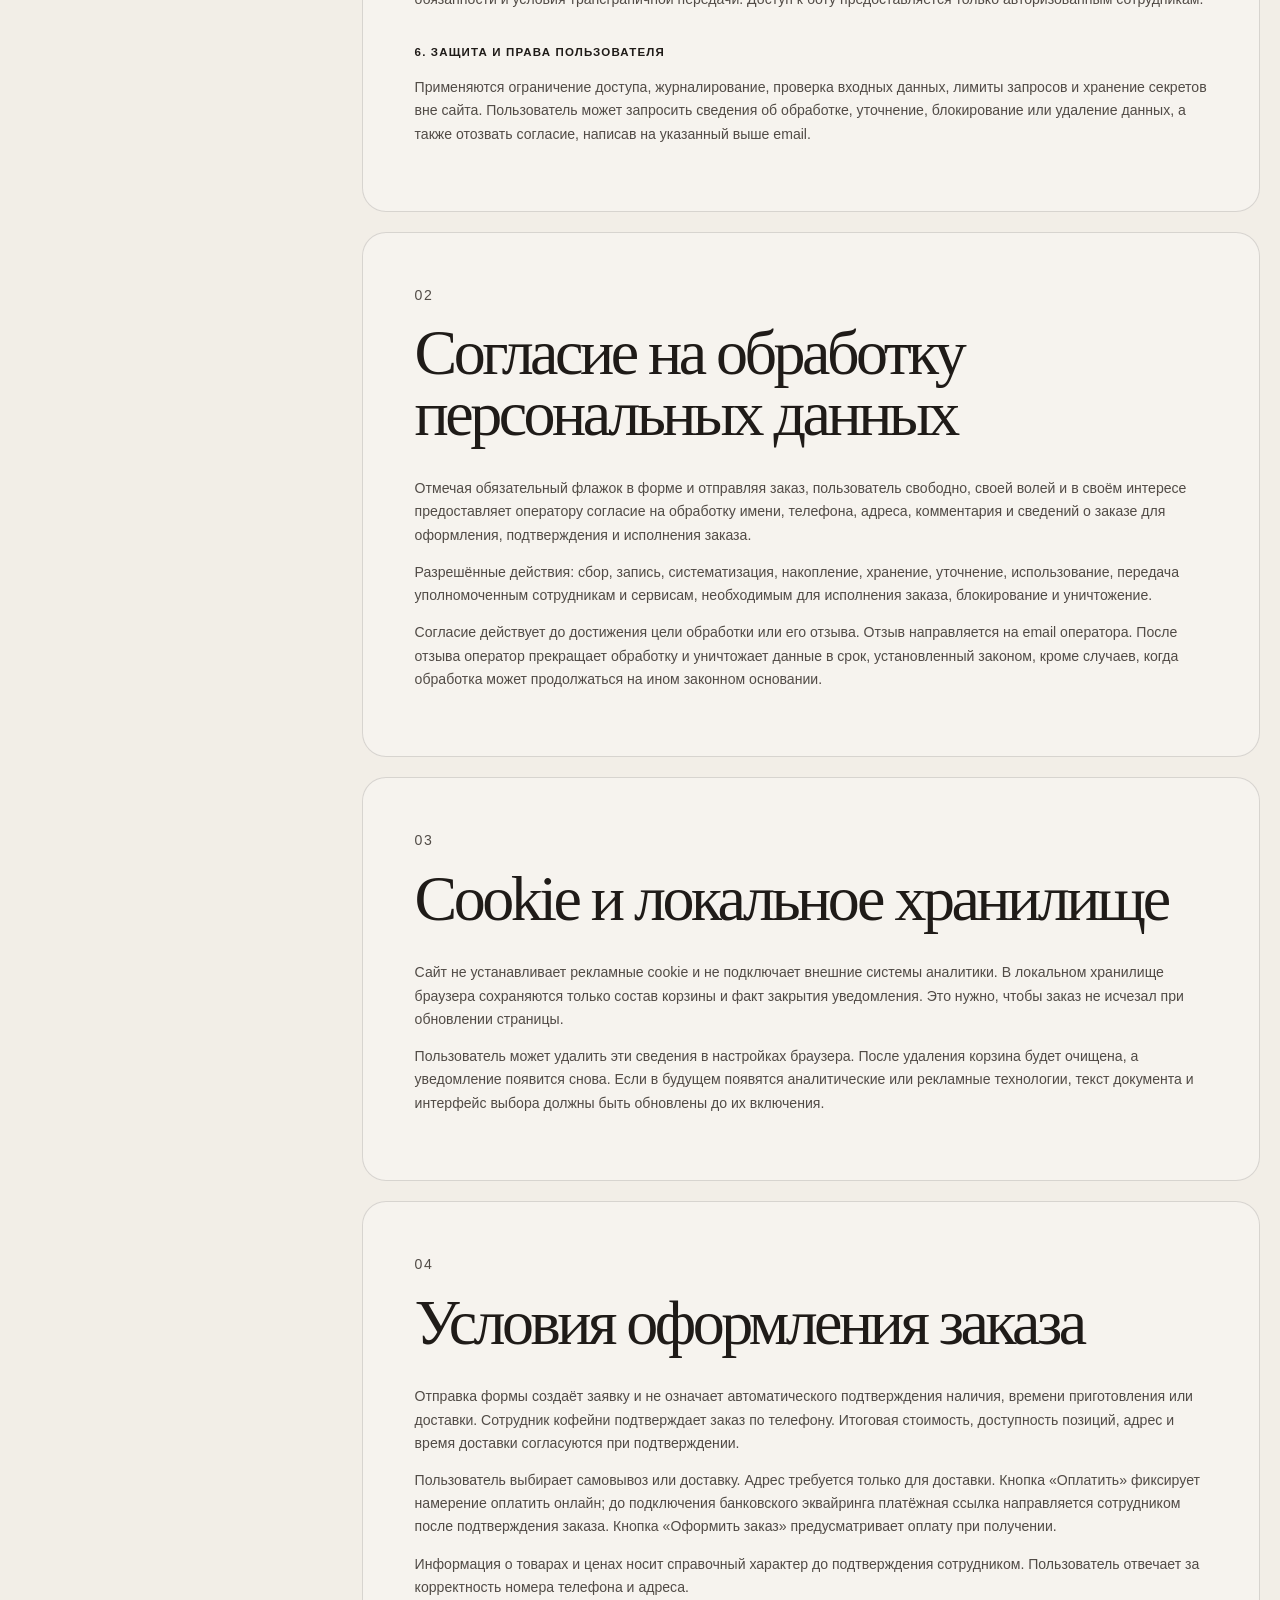
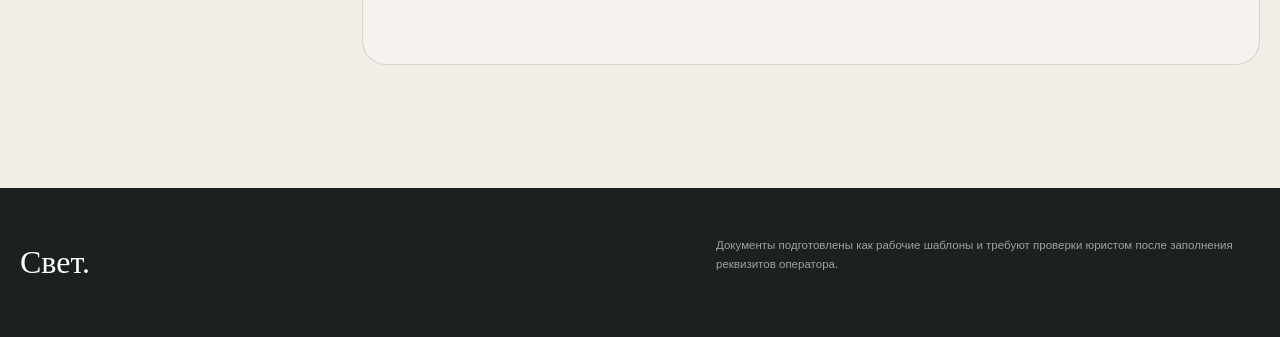
<file: legal.html>
<!doctype html>
<html lang="ru">
<head>
  <meta charset="utf-8">
  <meta name="viewport" content="width=device-width, initial-scale=1, viewport-fit=cover">
  <meta name="theme-color" content="#f2eee7">
  <meta name="description" content="Документы кофейни «Свет.»: политика обработки персональных данных, согласие, cookie и условия заказа.">
  <title>Документы — Свет.</title>
  <link rel="icon" href="assets/favicon.svg" type="image/svg+xml">
  <link rel="stylesheet" href="assets/legal.css?v=8">
</head>
<body>
  <header class="legal-header">
    <a href="index.html" aria-label="Вернуться на сайт">← На сайт</a>
    <strong>Свет.</strong>
    <span>Документы</span>
  </header>

  <main class="legal-shell">
    <aside class="legal-nav" aria-label="Документы">
      <p>Документы</p>
      <a href="#privacy">Политика конфиденциальности</a>
      <a href="#consent">Согласие на обработку данных</a>
      <a href="#cookies">Использование cookie</a>
      <a href="#terms">Условия оформления заказа</a>
    </aside>

    <div class="legal-content">
      <header class="legal-intro">
        <p>Свет. / юридическая информация</p>
        <h1>Коротко,<br>понятно,<br><em>без мелкого шрифта.</em></h1>
        <p>Редакция от 21 июля 2026 года. Документы применяются к сайту кофейни «Свет.» и формам оформления заказа.</p>
      </header>

      <div class="legal-warning" role="note">
        <strong>Заполнить перед публикацией</strong>
        <p>Нужно указать полное наименование владельца кофейни или ИП, ИНН/ОГРНИП, юридический адрес, рабочий email, телефон и адрес российского сервера. Эти сведения нельзя корректно придумать без реквизитов владельца.</p>
      </div>

      <article id="privacy" class="legal-card">
        <p class="legal-number">01</p>
        <h2>Политика обработки персональных данных</h2>
        <section>
          <h3>1. Оператор</h3>
          <p>Оператор персональных данных: <mark>[полное наименование ИП или организации]</mark>, ИНН <mark>[указать]</mark>, ОГРНИП/ОГРН <mark>[указать]</mark>, адрес <mark>[указать]</mark>, email для обращений по персональным данным <mark>[указать]</mark>.</p>
        </section>
        <section>
          <h3>2. Какие данные обрабатываются</h3>
          <p>Имя, номер телефона, адрес доставки, комментарий к заказу, состав и стоимость заказа, дата и время обращения, технические сведения о запросе (IP-адрес, заголовки браузера и события безопасности сервера).</p>
        </section>
        <section>
          <h3>3. Цели и основания</h3>
          <p>Данные используются для принятия и подтверждения заказа, связи с клиентом, доставки, предотвращения злоупотреблений и исполнения требований закона. Основания: согласие пользователя, заключение и исполнение договора по инициативе пользователя, а также законные обязанности оператора.</p>
        </section>
        <section>
          <h3>4. Действия и сроки</h3>
          <p>Оператор может собирать, записывать, систематизировать, хранить, уточнять, использовать, блокировать и уничтожать данные автоматизированным способом и без автоматизации. Заявки хранятся не более 90 дней после завершения заказа, технические журналы безопасности — не более 30 дней, если более длительный срок не требуется законом.</p>
        </section>
        <section>
          <h3>5. Передача и хранение</h3>
          <p>Первичная база заказов должна размещаться на территории Российской Федерации. Для уведомления сотрудников может использоваться Telegram; оператор обязан до запуска оценить основания такой передачи, уведомительные обязанности и условия трансграничной передачи. Доступ к боту предоставляется только авторизованным сотрудникам.</p>
        </section>
        <section>
          <h3>6. Защита и права пользователя</h3>
          <p>Применяются ограничение доступа, журналирование, проверка входных данных, лимиты запросов и хранение секретов вне сайта. Пользователь может запросить сведения об обработке, уточнение, блокирование или удаление данных, а также отозвать согласие, написав на указанный выше email.</p>
        </section>
      </article>

      <article id="consent" class="legal-card">
        <p class="legal-number">02</p>
        <h2>Согласие на обработку персональных данных</h2>
        <p>Отмечая обязательный флажок в форме и отправляя заказ, пользователь свободно, своей волей и в своём интересе предоставляет оператору согласие на обработку имени, телефона, адреса, комментария и сведений о заказе для оформления, подтверждения и исполнения заказа.</p>
        <p>Разрешённые действия: сбор, запись, систематизация, накопление, хранение, уточнение, использование, передача уполномоченным сотрудникам и сервисам, необходимым для исполнения заказа, блокирование и уничтожение.</p>
        <p>Согласие действует до достижения цели обработки или его отзыва. Отзыв направляется на email оператора. После отзыва оператор прекращает обработку и уничтожает данные в срок, установленный законом, кроме случаев, когда обработка может продолжаться на ином законном основании.</p>
      </article>

      <article id="cookies" class="legal-card">
        <p class="legal-number">03</p>
        <h2>Cookie и локальное хранилище</h2>
        <p>Сайт не устанавливает рекламные cookie и не подключает внешние системы аналитики. В локальном хранилище браузера сохраняются только состав корзины и факт закрытия уведомления. Это нужно, чтобы заказ не исчезал при обновлении страницы.</p>
        <p>Пользователь может удалить эти сведения в настройках браузера. После удаления корзина будет очищена, а уведомление появится снова. Если в будущем появятся аналитические или рекламные технологии, текст документа и интерфейс выбора должны быть обновлены до их включения.</p>
      </article>

      <article id="terms" class="legal-card">
        <p class="legal-number">04</p>
        <h2>Условия оформления заказа</h2>
        <p>Отправка формы создаёт заявку и не означает автоматического подтверждения наличия, времени приготовления или доставки. Сотрудник кофейни подтверждает заказ по телефону. Итоговая стоимость, доступность позиций, адрес и время доставки согласуются при подтверждении.</p>
        <p>Пользователь выбирает самовывоз или доставку. Адрес требуется только для доставки. Кнопка «Оплатить» фиксирует намерение оплатить онлайн; до подключения банковского эквайринга платёжная ссылка направляется сотрудником после подтверждения заказа. Кнопка «Оформить заказ» предусматривает оплату при получении.</p>
        <p>Информация о товарах и ценах носит справочный характер до подтверждения сотрудником. Пользователь отвечает за корректность номера телефона и адреса.</p>
      </article>
    </div>
  </main>

  <footer class="legal-footer">
    <a href="index.html">Свет.</a>
    <p>Документы подготовлены как рабочие шаблоны и требуют проверки юристом после заполнения реквизитов оператора.</p>
  </footer>
</body>
</html>
</file>
<file: assets/styles.css>
:root {
  --paper: #f2eee7;
  --paper-soft: #f8f5ef;
  --paper-deep: #e5ded3;
  --ink: #1f1b18;
  --ink-soft: #625b54;
  --line: rgba(31, 27, 24, 0.15);
  --dark: #1b211c;
  --dark-soft: #293128;
  --light: #f8f5ef;
  --warm: #a9805b;
  --danger: #9f3d31;
  --serif: "Bodoni MT", "Bodoni 72", Didot, "Times New Roman", serif;
  --sans: "Bahnschrift", "Avenir Next", "Segoe UI Variable", "Segoe UI", sans-serif;
  --ease-out: cubic-bezier(.16, 1, .3, 1);
  --ease-smooth: cubic-bezier(.65, 0, .35, 1);
  --header-height: 5.5rem;
  --shell: min(100% - 2.5rem, 78rem);
  color-scheme: light;
}

* {
  box-sizing: border-box;
}

[hidden] {
  display: none !important;
}

html {
  scroll-behavior: smooth;
  background: var(--paper);
  scrollbar-color: rgba(31,27,24,.42) var(--paper-deep);
  scrollbar-width: thin;
}

html::-webkit-scrollbar,
.menu-dialog__surface::-webkit-scrollbar,
.menu-dialog__body::-webkit-scrollbar,
.contest-dialog__surface::-webkit-scrollbar,
.cart-dialog__content::-webkit-scrollbar {
  width: .62rem;
}

html::-webkit-scrollbar-track,
.menu-dialog__surface::-webkit-scrollbar-track,
.menu-dialog__body::-webkit-scrollbar-track,
.contest-dialog__surface::-webkit-scrollbar-track,
.cart-dialog__content::-webkit-scrollbar-track {
  background: var(--paper-deep);
}

html::-webkit-scrollbar-thumb,
.menu-dialog__surface::-webkit-scrollbar-thumb,
.menu-dialog__body::-webkit-scrollbar-thumb,
.contest-dialog__surface::-webkit-scrollbar-thumb,
.cart-dialog__content::-webkit-scrollbar-thumb {
  border: 2px solid var(--paper-deep);
  border-radius: 999px;
  background: rgba(31,27,24,.48);
}

body {
  margin: 0;
  min-width: 20rem;
  overflow-x: clip;
  background: var(--paper);
  color: var(--ink);
  font-family: var(--sans);
  font-size: 1rem;
  line-height: 1.55;
  text-rendering: optimizeLegibility;
  -webkit-font-smoothing: antialiased;
}

body.is-locked {
  overflow: hidden;
  touch-action: none;
}

html.intro-pending,
html.intro-pending body {
  overflow: hidden;
}

.site-intro {
  position: fixed;
  z-index: 1000;
  inset: 0;
  display: none;
  place-items: center;
  overflow: hidden;
  color: var(--light);
  pointer-events: all;
  background: transparent;
}

.js .site-intro {
  display: grid;
}

.site-intro__slices {
  position: absolute;
  inset: 0;
  display: grid;
  grid-template-columns: repeat(5, 1fr);
}

.site-intro__slices i {
  background: var(--dark);
  transition: transform 1.38s var(--ease-smooth);
}

.site-intro__slices i:nth-child(2) { transition-delay: .07s; }
.site-intro__slices i:nth-child(3) { transition-delay: .14s; }
.site-intro__slices i:nth-child(4) { transition-delay: .21s; }
.site-intro__slices i:nth-child(5) { transition-delay: .28s; }

.site-intro__brand {
  position: relative;
  z-index: 2;
  display: grid;
  justify-items: center;
  overflow: hidden;
}

.site-intro__brand p {
  margin: 0;
  font-family: var(--serif);
  font-size: clamp(4.8rem, 18vw, 11rem);
  letter-spacing: -.075em;
  line-height: 1;
  animation: intro-word-in .9s var(--ease-out) both;
  transition: opacity .62s ease, letter-spacing 1.15s var(--ease-out), filter .8s ease, transform 1.15s var(--ease-out);
}

.site-intro__brand p span {
  color: #e8d5bd;
}

.site-intro__brand small {
  margin-top: .9rem;
  color: rgba(255,255,255,.62);
  font-size: clamp(.58rem, 1.4vw, .72rem);
  font-weight: 600;
  letter-spacing: .24em;
  text-transform: uppercase;
  animation: intro-caption-in .9s .2s var(--ease-out) both;
  transition: opacity .45s ease, transform .75s var(--ease-out);
}

.site-intro__beam {
  position: absolute;
  z-index: 3;
  top: 0;
  bottom: 0;
  left: -15vw;
  width: 8vw;
  background: linear-gradient(90deg, transparent, rgba(238,213,185,.32), transparent);
  filter: blur(10px);
  transform: skewX(-12deg);
  animation: intro-beam 1.7s .15s var(--ease-out) both;
}

@keyframes intro-word-in {
  from { opacity: 0; transform: translateY(42%) scale(.94); }
  to { opacity: 1; transform: none; }
}

@keyframes intro-caption-in {
  from { opacity: 0; transform: translateY(1rem); }
  to { opacity: 1; transform: none; }
}

@keyframes intro-beam {
  from { transform: translateX(0) skewX(-12deg); }
  to { transform: translateX(130vw) skewX(-12deg); }
}

.site-intro.is-leaving {
  pointer-events: none;
}

.site-intro.is-leaving .site-intro__slices i:nth-child(odd) {
  transform: translateY(-102%);
}

.site-intro.is-leaving .site-intro__slices i:nth-child(even) {
  transform: translateY(102%);
}

.site-intro.is-leaving .site-intro__brand p {
  animation: none;
  opacity: 0;
  letter-spacing: .03em;
  filter: blur(5px);
  transform: scale(.9);
}

.site-intro.is-leaving .site-intro__brand small {
  animation: none;
  opacity: 0;
  transform: translateY(-.75rem);
}

button,
input,
textarea,
select {
  color: inherit;
  font: inherit;
}

button,
a {
  -webkit-tap-highlight-color: transparent;
}

button {
  border: 0;
}

a {
  color: inherit;
  text-decoration: none;
}

img {
  display: block;
  max-width: 100%;
}

svg {
  display: block;
  width: 1.25rem;
  height: 1.25rem;
  fill: none;
  stroke: currentColor;
  stroke-linecap: round;
  stroke-linejoin: round;
  stroke-width: 1.6;
}

::selection {
  background: var(--dark);
  color: var(--light);
}

:focus-visible {
  outline: 2px solid currentColor;
  outline-offset: 4px;
}

.icon-sprite {
  position: absolute;
  width: 0;
  height: 0;
  overflow: hidden;
}

.skip-link {
  position: fixed;
  z-index: 500;
  top: .75rem;
  left: .75rem;
  padding: .75rem 1rem;
  transform: translateY(-150%);
  border-radius: 999px;
  background: var(--light);
  color: var(--ink);
  transition: transform .2s ease;
}

.skip-link:focus {
  transform: none;
}

.page-glow {
  position: fixed;
  z-index: -1;
  inset: 0;
  pointer-events: none;
  background:
    radial-gradient(circle at 12% 18%, rgba(255,255,255,.9), transparent 28rem),
    radial-gradient(circle at 88% 58%, rgba(218,196,170,.22), transparent 32rem);
}

.page-shell {
  width: var(--shell);
  margin-inline: auto;
}

.section {
  padding-block: clamp(3.5rem, 5vw, 5.5rem);
}

.section-number {
  display: flex;
  align-items: center;
  gap: .8rem;
  margin-bottom: clamp(1.25rem, 2.5vw, 2.25rem);
  color: var(--ink-soft);
  font-size: .7rem;
  font-weight: 600;
  letter-spacing: .16em;
  text-transform: uppercase;
}

.section-number::before {
  width: 2.25rem;
  height: 1px;
  background: currentColor;
  content: "";
  opacity: .5;
}

.section-number--light {
  color: rgba(248,245,239,.6);
}

.eyebrow {
  margin: 0;
  font-size: .68rem;
  font-weight: 600;
  letter-spacing: .18em;
  text-transform: uppercase;
}

.display {
  margin: 0;
  font-family: var(--serif);
  font-size: clamp(3.2rem, 9vw, 7.7rem);
  font-weight: 400;
  letter-spacing: -.055em;
  line-height: .9;
}

.display--light {
  color: var(--light);
}

.lead {
  font-family: var(--serif);
  font-size: clamp(1.55rem, 3.2vw, 2.5rem);
  letter-spacing: -.025em;
  line-height: 1.18;
}

.round-button {
  display: inline-grid;
  width: 3rem;
  height: 3rem;
  padding: 0;
  place-items: center;
  border: 1px solid var(--line);
  border-radius: 50%;
  background: rgba(248,245,239,.66);
  cursor: pointer;
  transition: background .35s ease, color .35s ease, transform .35s var(--ease-out), border-color .35s ease;
}

.round-button:active {
  transform: scale(.92);
}

.round-button--light {
  border-color: rgba(248,245,239,.22);
  background: rgba(248,245,239,.06);
  color: var(--light);
}

.round-button--glass {
  border-color: rgba(255,255,255,.36);
  background: rgba(255,255,255,.14);
  color: white;
  -webkit-backdrop-filter: blur(12px);
  backdrop-filter: blur(12px);
}

.glass-button,
.submit-button {
  display: inline-flex;
  min-height: 3.4rem;
  align-items: center;
  justify-content: space-between;
  gap: 1.4rem;
  padding: .85rem 1rem .85rem 1.35rem;
  border: 1px solid rgba(255,255,255,.35);
  border-radius: 999px;
  background: rgba(255,255,255,.12);
  color: white;
  cursor: pointer;
  font-size: .72rem;
  font-weight: 600;
  letter-spacing: .08em;
  text-transform: uppercase;
  -webkit-backdrop-filter: blur(12px);
  backdrop-filter: blur(12px);
  transition: gap .4s var(--ease-out), background .4s ease, transform .4s var(--ease-out);
}

.glass-button svg,
.submit-button svg {
  width: 1.05rem;
  height: 1.05rem;
}

.glass-button:active,
.submit-button:active {
  transform: scale(.98);
}

.glass-button--light {
  background: rgba(248,245,239,.85);
  color: var(--ink);
}

.site-header {
  position: fixed;
  z-index: 100;
  top: 0;
  left: 0;
  display: grid;
  width: 100%;
  height: var(--header-height);
  padding: max(.75rem, env(safe-area-inset-top)) 1.25rem .75rem;
  grid-template-columns: 1fr auto 1fr;
  align-items: center;
  color: white;
  transition: height .55s var(--ease-out), color .4s ease, background .4s ease, box-shadow .4s ease;
}

.site-header::before {
  position: absolute;
  z-index: -1;
  inset: 0;
  background: rgba(242,238,231,.86);
  box-shadow: 0 1px 0 rgba(31,27,24,.08);
  content: "";
  opacity: 0;
  -webkit-backdrop-filter: blur(16px) saturate(1.2);
  backdrop-filter: blur(16px) saturate(1.2);
  transition: opacity .4s ease;
}

.site-header.is-scrolled {
  height: 4.65rem;
  color: var(--ink);
}

.site-header.is-scrolled::before {
  opacity: 1;
}

.header-menu {
  justify-self: start;
  border-color: rgba(255,255,255,.36);
  background: rgba(255,255,255,.08);
  color: inherit;
  -webkit-backdrop-filter: blur(8px);
  backdrop-filter: blur(8px);
}

.burger-lines {
  display: grid;
  width: 1.15rem;
  gap: .22rem;
}

.burger-lines i {
  display: block;
  width: 100%;
  height: 1px;
  background: currentColor;
  transform-origin: center;
  transition: transform .45s var(--ease-out), width .45s var(--ease-out);
}

.burger-lines i:nth-child(2) {
  width: 70%;
}

.burger-lines i:nth-child(3) {
  width: 42%;
}

.header-menu.is-animating .burger-lines i:nth-child(1) { transform: translateX(.18rem); }
.header-menu.is-animating .burger-lines i:nth-child(2) { transform: translateX(-.12rem); }
.header-menu.is-animating .burger-lines i:nth-child(3) { transform: translateX(.28rem); }

.is-scrolled .header-menu {
  border-color: var(--line);
  background: transparent;
}

.wordmark {
  font-family: var(--serif);
  font-size: 1.8rem;
  letter-spacing: -.055em;
}

.header-order {
  position: relative;
  display: flex;
  min-height: 2.75rem;
  align-items: center;
  justify-self: end;
  gap: .55rem;
  padding: 0 .9rem;
  border: 1px solid rgba(255,255,255,.36);
  border-radius: 999px;
  background: rgba(255,255,255,.08);
  color: inherit;
  cursor: pointer;
  font-size: .7rem;
  font-weight: 600;
  letter-spacing: .08em;
  text-transform: uppercase;
  -webkit-backdrop-filter: blur(8px);
  backdrop-filter: blur(8px);
  transition: background .35s ease, border-color .35s ease;
}

.header-order svg {
  width: 1rem;
  height: 1rem;
}

.is-scrolled .header-order {
  border-color: var(--line);
  background: transparent;
}

.header-order__count {
  display: grid;
  min-width: 1.25rem;
  height: 1.25rem;
  padding-inline: .25rem;
  place-items: center;
  border-radius: 999px;
  background: var(--ink);
  color: white;
  font-size: .62rem;
}

.hero {
  position: relative;
  min-height: 100svh;
  overflow: hidden;
  background: #c8b7a4;
  color: white;
}

.hero__media,
.hero__veil {
  position: absolute;
  inset: 0;
}

.hero__media {
  overflow: hidden;
  cursor: grab;
  touch-action: pan-y;
  user-select: none;
}

.hero__media.is-grabbing {
  cursor: grabbing;
}

.hero__slides {
  position: absolute;
  inset: 0;
  transform: translate3d(0, var(--hero-y, 0), 0) scale(1.045);
  transform-origin: center top;
  will-change: transform;
}

.hero__slide {
  position: absolute;
  inset: -2.5% 0 -7%;
  width: 100%;
  height: 109.5%;
  padding: 0;
  overflow: hidden;
  background: #b18a67;
  cursor: pointer;
  opacity: 0;
  visibility: hidden;
  transform: translate3d(var(--hero-drag-x, 0), 0, 0) scale(1.055);
  transition: opacity 1.15s var(--ease-smooth), visibility 1.15s, transform 6.8s linear;
}

.hero__slide.is-active {
  z-index: 1;
  opacity: 1;
  visibility: visible;
  transform: translate3d(var(--hero-drag-x, 0), 0, 0) scale(1);
}

.hero__media.is-dragging .hero__slide {
  transition-duration: 0s;
}

.hero__slide picture,
.hero__slide img {
  display: block;
  width: 100%;
  height: 100%;
  pointer-events: none;
  -webkit-user-drag: none;
  user-select: none;
}

.hero__slide img {
  object-fit: cover;
  object-position: 50% 50%;
}

.hero__veil {
  z-index: 2;
  pointer-events: none;
  background:
    linear-gradient(180deg, rgba(18,16,14,.28) 0%, transparent 28%, transparent 54%, rgba(18,16,14,.52) 100%),
    linear-gradient(90deg, rgba(28,22,17,.11), transparent 55%);
}

.hero__content {
  position: relative;
  z-index: 3;
  display: flex;
  min-height: 100svh;
  padding: calc(var(--header-height) + 1.5rem) 0 max(2rem, env(safe-area-inset-bottom));
  flex-direction: column;
  justify-content: flex-end;
  pointer-events: none;
}

.hero__content button,
.hero__content a {
  pointer-events: auto;
}

.hero__eyebrow {
  position: absolute;
  top: 37%;
  left: 0;
}

.hero__title {
  margin: 0 0 .7rem -.04em;
  font-family: var(--serif);
  font-size: clamp(7.2rem, 28vw, 18rem);
  font-weight: 400;
  letter-spacing: -.085em;
  line-height: .72;
}

.hero__title span {
  color: #e8d5bd;
}

.hero__title--promo {
  position: relative;
  top: clamp(-1.35rem, -2vw, -.75rem);
  max-width: 8ch;
  margin-bottom: clamp(2rem, 4vw, 3.25rem);
  font-size: clamp(5.4rem, 22vw, 14rem);
  line-height: .69;
  -webkit-text-stroke: clamp(.55px, .08vw, 1.15px) rgba(255,255,255,.88);
  paint-order: stroke fill;
  text-shadow:
    0 .018em .025em rgba(255,255,255,.34),
    0 .055em .07em rgba(29,19,13,.52),
    0 .13em .22em rgba(23,15,10,.38),
    0 .34em .78em rgba(23,15,10,.3);
}

.hero__footer {
  display: flex;
  align-items: flex-end;
  justify-content: space-between;
  gap: 1rem;
}

.hero__footer p {
  margin: 0;
  font-family: var(--serif);
  font-size: clamp(1rem, 2.2vw, 1.4rem);
  letter-spacing: -.02em;
  line-height: 1.25;
}

.hero__promo-copy {
  max-width: 31rem;
}

.hero__promo-copy p strong {
  font-weight: 400;
}

.hero__promo-copy small {
  display: block;
  max-width: 29rem;
  margin-top: .65rem;
  color: rgba(255,255,255,.78);
  font-size: .7rem;
  line-height: 1.45;
}

.hero__footer .glass-button {
  border-color: transparent;
  background: rgba(255,255,255,.045);
  -webkit-backdrop-filter: blur(7px);
  backdrop-filter: blur(7px);
}

.hero__actions {
  display: grid;
  min-width: min(100%, 18rem);
  justify-items: stretch;
  gap: .75rem;
}

.hero__cta {
  position: relative;
  isolation: isolate;
  overflow: hidden;
  min-height: 4rem;
  padding-inline: 1.5rem;
  border-color: rgba(235,216,190,.9) !important;
  background: rgba(246,232,214,.2) !important;
  color: #fffdf9;
  font-size: .75rem;
  font-weight: 650;
  letter-spacing: .08em;
  box-shadow:
    0 0 0 1px rgba(255,255,255,.08) inset,
    0 .8rem 2.5rem rgba(25,17,12,.18),
    0 0 2rem rgba(229,204,174,.12);
  animation: hero-cta-breathe 4.8s ease-in-out infinite;
}

.hero__cta::before {
  position: absolute;
  z-index: -1;
  top: -145%;
  left: -65%;
  width: 105%;
  height: 390%;
  border-radius: 50%;
  background: radial-gradient(ellipse at center, rgba(244,226,204,.38) 0%, rgba(244,226,204,.1) 44%, transparent 70%);
  content: "";
  transform: translateX(-35%) rotate(10deg);
  animation: hero-cta-cloud 5.6s var(--ease-smooth) infinite;
}

.hero__cta::after {
  position: absolute;
  inset: 0;
  border: 1px solid rgba(249,236,220,.68);
  border-radius: inherit;
  content: "";
  opacity: 0;
  transform: scale(.88);
  animation: hero-cta-wave 3.8s ease-out infinite;
  pointer-events: none;
}

@keyframes hero-cta-cloud {
  0%, 12% { transform: translateX(-45%) rotate(8deg); opacity: .28; }
  52% { transform: translateX(105%) rotate(-8deg); opacity: .72; }
  100% { transform: translateX(190%) rotate(-12deg); opacity: .18; }
}

@keyframes hero-cta-wave {
  0%, 20% { opacity: 0; transform: scale(.9); }
  48% { opacity: .72; }
  82%, 100% { opacity: 0; transform: scale(1.08); }
}

@keyframes hero-cta-breathe {
  0%, 100% { box-shadow: 0 0 0 1px rgba(255,255,255,.08) inset, 0 .8rem 2.5rem rgba(25,17,12,.18), 0 0 1.1rem rgba(229,204,174,.08); }
  50% { box-shadow: 0 0 0 1px rgba(255,255,255,.14) inset, 0 1rem 3rem rgba(25,17,12,.22), 0 0 2.8rem rgba(229,204,174,.3); }
}

.hero__controls {
  display: flex;
  margin-top: 0;
  align-items: center;
  justify-content: center;
  gap: .85rem;
  pointer-events: auto;
}

.hero__controls > button {
  display: grid;
  width: 2.7rem;
  height: 2.7rem;
  padding: 0;
  place-items: center;
  border: 1px solid rgba(255,255,255,.28);
  border-radius: 50%;
  background: rgba(20,16,13,.1);
  color: white;
  cursor: pointer;
  -webkit-backdrop-filter: blur(8px);
  backdrop-filter: blur(8px);
  transition: background .35s ease, transform .35s var(--ease-out);
}

.hero__controls > button:active {
  transform: scale(.92);
}

.hero__controls > button svg {
  width: .85rem;
  height: .85rem;
}

.hero__controls > button:first-child svg { transform: rotate(90deg); }
.hero__controls > button:last-child svg { transform: rotate(-90deg); }

.hero__dots {
  display: flex;
  padding: .55rem .65rem;
  align-items: center;
  gap: .45rem;
  border-radius: 999px;
  background: rgba(20,16,13,.12);
  -webkit-backdrop-filter: blur(8px);
  backdrop-filter: blur(8px);
}

.hero__dots button {
  width: .42rem;
  height: .42rem;
  padding: 0;
  border-radius: 50%;
  background: rgba(255,255,255,.45);
  cursor: pointer;
  transition: width .45s var(--ease-out), background .35s ease;
}

.hero__dots button.is-active {
  width: 1.45rem;
  border-radius: 999px;
  background: white;
}

.js [data-hero-item] {
  opacity: 0;
  transform: translateY(1.5rem);
  animation: hero-in 1.05s var(--ease-out) forwards;
}

.js [data-hero-item]:nth-child(2) { animation-delay: .12s; }
.js [data-hero-item]:nth-child(3) { animation-delay: .25s; }

.intro-pending [data-hero-item] {
  animation-play-state: paused;
}

@keyframes hero-in {
  to { opacity: 1; transform: none; }
}

.story {
  position: relative;
  overflow: hidden;
}

.story__intro {
  display: grid;
  gap: 2rem;
}

.story__copy {
  max-width: 31rem;
}

.story__copy p {
  margin: 0 0 1.5rem;
}

.story__copy p:last-child {
  color: var(--ink-soft);
  font-size: .95rem;
}

.story__gallery {
  position: relative;
  display: grid;
  min-height: 34rem;
  margin-top: clamp(2.25rem, 3.5vw, 3.5rem);
  grid-template-columns: minmax(0, 1fr) minmax(5rem, .42fr);
  grid-template-rows: auto auto;
  align-items: start;
  gap: 1.2rem;
}

.story__portrait,
.story__detail {
  margin: 0;
  overflow: hidden;
  background: var(--paper-deep);
}

.story__portrait {
  height: clamp(27rem, 112vw, 42rem);
  grid-row: 1 / span 2;
}

.story__portrait img,
.story__detail img,
.interlude__media img,
.season-card > img {
  width: 100%;
  height: 112%;
  object-fit: cover;
  transform: translate3d(0, calc(var(--parallax-y, 0px) + var(--media-y, 0px)), 0) scale(1.02);
}

.story__note {
  padding-top: 1rem;
  color: var(--ink-soft);
  font-family: var(--serif);
  font-size: clamp(.95rem, 2.5vw, 1.25rem);
  line-height: 1.3;
}

.story__note span {
  display: block;
  margin-bottom: 1.2rem;
  color: var(--warm);
  font-size: 1.5rem;
}

.story__note p {
  margin: 0;
}

.story__detail {
  position: relative;
  top: clamp(2rem, 6vw, 4.5rem);
  width: calc(100% + 2.5rem);
  height: clamp(10rem, 34vw, 19rem);
  margin-left: -2.5rem;
  align-self: end;
  box-shadow: 0 1.5rem 4rem rgba(43,35,28,.1);
}

.story__detail img {
  object-position: 50% 44%;
}

.menu-section {
  overflow-x: clip;
  overflow-y: visible;
  background: var(--paper-soft);
}

.menu-section__heading {
  display: grid;
  gap: 2.5rem;
}

.menu-section__aside {
  max-width: 24rem;
  color: var(--ink-soft);
  font-size: .9rem;
}

.menu-section__aside p {
  margin: 0 0 1.75rem;
}

.rail-progress {
  display: none;
}

.rail-progress span {
  display: block;
  width: 100%;
  height: 100%;
  background: var(--ink);
  transform: scaleX(var(--rail-progress, 0));
  transform-origin: left;
  transition: transform .12s linear;
}

.menu-rail-wrap {
  margin-top: clamp(2.5rem, 4vw, 4rem);
}

.menu-status {
  width: var(--shell);
  margin: 0 auto 1rem;
  color: var(--ink-soft);
  font-size: .85rem;
}

.menu-status:empty,
.menu-status.is-ready {
  display: none;
}

.menu-rail {
  display: flex;
  width: 100%;
  gap: 1rem;
  overflow-x: auto;
  padding-block: 1.25rem 4.75rem;
  scroll-behavior: smooth;
  scroll-padding-inline: 10vw;
  scroll-snap-type: x mandatory;
  scrollbar-width: none;
  overscroll-behavior-inline: contain;
  -webkit-overflow-scrolling: touch;
  cursor: grab;
  user-select: none;
}

.menu-rail.is-dragging {
  cursor: grabbing;
  scroll-behavior: auto;
  scroll-snap-type: none;
}

.menu-rail.is-dragging .menu-card {
  pointer-events: none;
}

.menu-rail::-webkit-scrollbar {
  display: none;
}

.menu-card {
  position: relative;
  display: block;
  width: min(78vw, 25rem);
  aspect-ratio: .78;
  flex: 0 0 auto;
  overflow: hidden;
  padding: 0;
  scroll-snap-align: center;
  border-radius: 1.75rem;
  background: #d7c7b6;
  color: white;
  cursor: pointer;
  box-shadow: 0 1.8rem 4rem -2.2rem rgba(34,27,22,.48);
  transform: scale(.93);
  transition: transform .65s var(--ease-out), opacity .65s var(--ease-out), box-shadow .65s var(--ease-out);
}

.menu-card[data-active="true"] {
  opacity: 1;
  transform: scale(1);
  box-shadow: 0 2.25rem 5rem -2rem rgba(34,27,22,.42);
}

.menu-card:not([data-active="true"]) {
  opacity: .76;
}

.menu-card__image {
  position: absolute;
  inset: 0;
  width: 100%;
  height: 100%;
  object-fit: cover;
  filter: blur(1.15px) brightness(.82) saturate(.92);
  transform: scale(1.05);
  transition: transform 1.15s var(--ease-out), filter .55s ease;
}

.menu-card[data-active="true"] .menu-card__image {
  filter: blur(.55px) brightness(.86) saturate(.96);
  transform: scale(1.065);
}

.menu-card__shade {
  position: absolute;
  inset: 0;
  background: linear-gradient(180deg, rgba(22,18,14,.07), rgba(22,18,14,.08) 42%, rgba(22,18,14,.52));
}

.menu-card__glass {
  position: absolute;
  inset: 0;
  display: flex;
  padding: 1.15rem;
  flex-direction: column;
  align-items: center;
  justify-content: center;
  border: 0;
  border-radius: inherit;
  background: rgba(255,255,255,.045);
  text-align: center;
  transition: background .5s ease;
}

.menu-card[data-active="true"] .menu-card__glass {
  background: rgba(255,255,255,.075);
}

.menu-card__title {
  display: block;
  font-family: var(--serif);
  font-size: clamp(2.7rem, 10vw, 4.25rem);
  font-weight: 400;
  letter-spacing: -.055em;
  line-height: .92;
  text-shadow: 0 .15rem 1.5rem rgba(25,18,12,.16);
}

.menu-card__hint {
  position: absolute;
  bottom: 1.05rem;
  left: 50%;
  display: flex;
  align-items: center;
  gap: .45rem;
  transform: translateX(-50%);
  font-size: .62rem;
  font-weight: 600;
  letter-spacing: .12em;
  text-transform: uppercase;
  white-space: nowrap;
}

.menu-card__hint svg {
  width: .85rem;
  height: .85rem;
}

.season-card {
  position: relative;
  display: grid;
  overflow: hidden;
  border-radius: 2rem;
  background: var(--dark);
  color: white;
}

.season-card > img {
  position: relative;
  width: 100%;
  height: auto;
  object-fit: contain;
  object-position: center;
  background: #f1e8da;
  transform: none;
}

.season-card__shade {
  display: none;
}

.season-card__content {
  position: relative;
  display: flex;
  padding: 1.6rem;
  flex-direction: column;
  align-items: flex-start;
  justify-content: center;
  background: var(--dark);
}

.season-card__content h2 {
  margin: .65rem 0 1.65rem;
  font-family: var(--serif);
  font-size: clamp(3rem, 11vw, 7rem);
  font-weight: 400;
  letter-spacing: -.06em;
  line-height: .87;
}

.season-card__content em,
.interlude__quote em {
  font-weight: 400;
}

.interlude {
  position: relative;
  min-height: min(88svh, 58rem);
  overflow: hidden;
  background: var(--dark);
  color: white;
}

.interlude__media {
  position: absolute;
  inset: 0;
  overflow: hidden;
}

.interlude__media::after {
  position: absolute;
  inset: 0;
  background: linear-gradient(90deg, rgba(26,21,17,.36), transparent 66%), linear-gradient(0deg, rgba(26,21,17,.22), transparent 40%);
  content: "";
}

.interlude__media img {
  height: 114%;
  object-position: 58% center;
}

.interlude__quote {
  position: absolute;
  right: 1.25rem;
  bottom: 2rem;
  left: 1.25rem;
  margin: 0;
  font-family: var(--serif);
  font-size: clamp(2.6rem, 9vw, 6.5rem);
  letter-spacing: -.055em;
  line-height: .94;
}

.quick-order {
  background: var(--dark);
  color: var(--light);
}

.quick-order__grid {
  display: grid;
  gap: 4rem;
}

.quick-order__intro > p:last-child {
  max-width: 28rem;
  margin: 2rem 0 0;
  color: rgba(248,245,239,.64);
}

.request-form {
  display: grid;
  align-content: start;
  gap: 1.7rem;
}

.request-form__row {
  display: grid;
  gap: 1.7rem;
}

.field {
  display: grid;
  gap: .6rem;
}

.field > span {
  color: rgba(248,245,239,.62);
  font-size: .66rem;
  font-weight: 600;
  letter-spacing: .13em;
  text-transform: uppercase;
}

.field small {
  font-size: inherit;
  font-weight: 400;
  letter-spacing: .03em;
  text-transform: none;
}

.field input,
.field textarea {
  width: 100%;
  padding: .75rem 0 1rem;
  resize: vertical;
  border: 0;
  border-bottom: 1px solid rgba(248,245,239,.25);
  border-radius: 0;
  outline: 0;
  background: transparent;
  color: var(--light);
  transition: border-color .3s ease;
}

.field input::placeholder,
.field textarea::placeholder {
  color: rgba(248,245,239,.34);
}

.field input:focus,
.field textarea:focus {
  border-color: rgba(248,245,239,.85);
}

.field--large textarea {
  min-height: 8.5rem;
  font-family: var(--serif);
  font-size: clamp(1.45rem, 4vw, 2rem);
  line-height: 1.25;
}

.field.is-invalid input,
.field.is-invalid textarea {
  border-color: #e38b7e;
}

.form-status {
  min-height: 1.5rem;
  margin: -.4rem 0;
  color: #e7a99f;
  font-size: .8rem;
}

.request-form .submit-button {
  width: 100%;
  background: var(--light);
  color: var(--ink);
}

.form-note {
  margin: -.7rem 0 0;
  color: rgba(248,245,239,.4);
  font-size: .68rem;
}

.footer {
  padding: 4.5rem 0 max(3rem, env(safe-area-inset-bottom));
  background: var(--paper-soft);
}

.footer__grid {
  display: grid;
  gap: 3.5rem 2rem;
}

.footer__brand {
  font-family: var(--serif);
  font-size: clamp(4.8rem, 20vw, 9rem);
  letter-spacing: -.08em;
  line-height: .78;
}

.footer__column {
  display: flex;
  flex-direction: column;
  gap: .65rem;
  font-size: .9rem;
}

.footer__column a {
  width: fit-content;
  color: var(--ink-soft);
}

.footer__address {
  margin: 0 0 .8rem;
  color: var(--ink);
  font-family: var(--serif);
  font-size: 1rem;
  line-height: 1.35;
}

.footer__label {
  margin: 0 0 .5rem;
  color: var(--ink);
  font-size: .65rem;
  font-weight: 600;
  letter-spacing: .14em;
  text-transform: uppercase;
}

.footer__small {
  margin: 0;
  align-self: end;
  color: var(--ink-soft);
  font-size: .72rem;
}

.footer__legal a {
  max-width: 18rem;
}

.consent-check {
  display: grid;
  grid-template-columns: 1.1rem minmax(0, 1fr);
  gap: .7rem;
  align-items: start;
  color: rgba(248,245,239,.58);
  font-size: .68rem;
  line-height: 1.45;
}

.consent-check input {
  width: 1rem;
  height: 1rem;
  margin: .12rem 0 0;
  accent-color: #f8f5ef;
}

.consent-check a {
  color: inherit;
  text-decoration: underline;
  text-decoration-color: rgba(248,245,239,.35);
  text-underline-offset: .2em;
}

.consent-check--paper {
  color: var(--ink-soft);
}

.checkout-form .consent-check--paper {
  margin: -.55rem 0 1rem;
  padding: .55rem .25rem;
  align-items: center;
  cursor: pointer;
}

.checkout-form .consent-check--paper input {
  width: 1.15rem;
  height: 1.15rem;
  margin-top: 0;
}

.checkout-form .form-status:empty {
  min-height: .35rem;
  margin-block: -.65rem;
}

.consent-check--paper input {
  accent-color: var(--dark);
}

.consent-check--paper a {
  text-decoration-color: rgba(31,27,24,.28);
}

.cart-fab {
  position: fixed;
  z-index: 90;
  right: auto;
  left: max(1rem, env(safe-area-inset-left));
  bottom: max(1rem, env(safe-area-inset-bottom));
  display: flex;
  min-height: 3.5rem;
  align-items: center;
  gap: .65rem;
  padding: .4rem .45rem .4rem .4rem;
  border: 1px solid rgba(255,255,255,.14);
  border-radius: 1rem;
  background: rgba(27,33,28,.92);
  color: white;
  box-shadow: 0 1rem 3rem rgba(23,20,17,.28);
  cursor: pointer;
  -webkit-backdrop-filter: blur(14px);
  backdrop-filter: blur(14px);
  animation: fab-in .55s var(--ease-out) both;
}

.cart-fab[hidden] {
  display: none;
}

.cart-fab__icon {
  display: grid;
  width: 2.65rem;
  height: 2.65rem;
  place-items: center;
  border-radius: 50%;
  background: rgba(255,255,255,.1);
}

.cart-fab__label {
  display: block;
  font-size: .7rem;
  font-weight: 600;
  letter-spacing: .08em;
  text-transform: uppercase;
}

.cart-fab__copy {
  display: grid;
  min-width: 5.5rem;
  gap: .08rem;
  text-align: left;
}

.cart-fab__copy small {
  color: rgba(255,255,255,.62);
  font-size: .61rem;
  white-space: nowrap;
}

.cart-fab__count {
  display: grid;
  min-width: 2rem;
  height: 2rem;
  padding-inline: .4rem;
  place-items: center;
  border-radius: 999px;
  background: var(--light);
  color: var(--ink);
  font-size: .72rem;
  font-weight: 700;
}

@keyframes fab-in {
  from { opacity: 0; transform: translateY(1.2rem) scale(.9); }
}

dialog {
  padding: 0;
  border: 0;
  outline: 0;
}

dialog::backdrop {
  background: rgba(19,16,14,.54);
  animation: backdrop-in .68s ease both;
}

dialog.is-closing::backdrop {
  animation: backdrop-out .58s ease both;
}

@keyframes backdrop-in { from { opacity: 0; } }
@keyframes backdrop-out { to { opacity: 0; } }

.nav-dialog {
  width: 100%;
  max-width: none;
  height: 100dvh;
  max-height: none;
  margin: 0;
  padding: max(1rem, env(safe-area-inset-top)) 1.25rem max(1.4rem, env(safe-area-inset-bottom));
  background: var(--dark);
  color: var(--light);
  clip-path: circle(0 at 3.8rem 3.8rem);
  opacity: 1;
  transition: clip-path 1.18s var(--ease-smooth);
}

.nav-dialog[open] {
  display: flex;
  flex-direction: column;
}

.nav-dialog.is-visible {
  clip-path: circle(150vmax at 3.8rem 3.8rem);
}

.nav-dialog__top,
.nav-dialog__bottom {
  display: flex;
  align-items: center;
  justify-content: space-between;
}

.nav-dialog__links {
  display: flex;
  margin: auto 0;
  flex-direction: column;
}

.nav-dialog__links a {
  position: relative;
  display: flex;
  align-items: baseline;
  gap: 1rem;
  padding: .25rem 0;
  font-family: var(--serif);
  font-size: clamp(3rem, 13vw, 7rem);
  letter-spacing: -.055em;
  line-height: 1;
  opacity: 0;
  transform: translateY(1.4rem);
  transition: color .45s ease, transform .92s var(--ease-out), opacity .72s ease;
}

.nav-dialog.is-visible .nav-dialog__links a {
  opacity: 1;
  transform: none;
}

.nav-dialog.is-visible .nav-dialog__links a:nth-child(1) { transition-delay: .18s; }
.nav-dialog.is-visible .nav-dialog__links a:nth-child(2) { transition-delay: .28s; }
.nav-dialog.is-visible .nav-dialog__links a:nth-child(3) { transition-delay: .38s; }
.nav-dialog.is-visible .nav-dialog__links a:nth-child(4) { transition-delay: .48s; }
.nav-dialog.is-closing .nav-dialog__links a { transition-delay: 0s; }

.nav-dialog__links a span {
  color: rgba(248,245,239,.42);
  font-family: var(--sans);
  font-size: .62rem;
  font-weight: 600;
  letter-spacing: .1em;
}

.nav-dialog__bottom {
  align-items: flex-end;
  color: rgba(248,245,239,.48);
  font-size: .68rem;
}

.nav-dialog__bottom p {
  margin: 0;
}

.nav-dialog__bottom p:last-child {
  text-align: right;
}

.menu-dialog {
  width: 100%;
  max-width: none;
  height: 100dvh;
  max-height: none;
  margin: 0;
  overflow: visible;
  background: transparent;
  outline: 0;
  box-shadow: none;
}

.menu-dialog__surface {
  width: 100%;
  height: 100%;
  overflow-y: auto;
  border-radius: 0;
  background: var(--paper-soft);
  opacity: 0;
  transform: translate3d(0, 2.25rem, 0) scale(.985);
  transform-origin: center bottom;
  transition: transform 1.05s var(--ease-smooth), opacity .68s ease;
  overscroll-behavior: contain;
  scrollbar-width: none;
  -ms-overflow-style: none;
}

.menu-dialog__surface::-webkit-scrollbar,
.menu-dialog__body::-webkit-scrollbar {
  display: none;
}

.menu-dialog.is-visible .menu-dialog__surface {
  opacity: 1;
  transform: none;
}

.menu-dialog.is-closing .menu-dialog__surface {
  opacity: 0;
  transform: translate3d(0, 1.25rem, 0) scale(.99);
  transition-duration: .72s;
  box-shadow: none;
}

.menu-dialog.is-swiping .menu-dialog__surface {
  opacity: .96;
  transform: translate3d(0, var(--swipe-y, 0), 0) scale(.992);
  transition: none;
}

.menu-dialog__hero {
  position: relative;
  min-height: 42svh;
  overflow: hidden;
  background: #a58b76;
  color: white;
  touch-action: none;
}

.menu-dialog__hero > img {
  position: absolute;
  inset: 0;
  width: 100%;
  height: 100%;
  object-fit: cover;
  object-position: center 50%;
  transform: scale(1.035);
  transition: transform 1.6s var(--ease-out);
}

.menu-dialog.is-visible .menu-dialog__hero > img {
  transform: scale(1);
}

.menu-dialog__hero-shade {
  position: absolute;
  inset: 0;
  background: linear-gradient(180deg, rgba(22,17,13,.16), transparent 45%, rgba(22,17,13,.68));
}

.menu-dialog__close {
  position: absolute;
  z-index: 8;
  top: max(1rem, env(safe-area-inset-top));
  right: max(1rem, env(safe-area-inset-right));
  border-color: rgba(31,27,24,.18);
  background: rgba(248,245,239,.88);
  color: var(--ink);
  -webkit-backdrop-filter: blur(10px);
  backdrop-filter: blur(10px);
}

.menu-dialog__cart {
  position: absolute;
  z-index: 9;
  bottom: max(1rem, env(safe-area-inset-bottom));
  left: max(1rem, env(safe-area-inset-left));
  display: flex;
  min-width: 7.5rem;
  min-height: 3.4rem;
  padding: .45rem .8rem .45rem .45rem;
  align-items: center;
  justify-content: flex-start;
  gap: .65rem;
  border: 1px solid rgba(255,255,255,.14);
  border-radius: 1rem;
  background: rgba(27,33,28,.94);
  color: white;
  box-shadow: 0 1rem 3rem rgba(23,20,17,.28);
  cursor: pointer;
  -webkit-backdrop-filter: blur(14px);
  backdrop-filter: blur(14px);
  animation: fab-in .55s var(--ease-out) both;
}

.menu-dialog__cart[hidden] {
  display: none;
}

.menu-dialog__cart > span {
  display: grid;
  width: 2.35rem;
  height: 2.35rem;
  place-items: center;
  border-radius: 50%;
  background: rgba(255,255,255,.1);
}

.menu-dialog__cart svg {
  width: .9rem;
  height: .9rem;
}

.menu-dialog__cart strong {
  font-size: .63rem;
  font-weight: 600;
}

.menu-dialog__cart small {
  position: absolute;
  top: -.35rem;
  right: -.35rem;
  display: grid;
  min-width: 1.55rem;
  height: 1.55rem;
  padding: 0 .3rem;
  place-items: center;
  border-radius: 999px;
  background: var(--light);
  color: var(--ink);
  font-size: .62rem;
  font-weight: 700;
}

.dialog-scroll-track {
  position: absolute;
  z-index: 7;
  top: max(5.5rem, calc(env(safe-area-inset-top) + 5rem));
  right: max(.65rem, env(safe-area-inset-right));
  bottom: max(1.5rem, env(safe-area-inset-bottom));
  width: 2px;
  overflow: hidden;
  border-radius: 999px;
  background: rgba(248,245,239,.22);
  pointer-events: none;
}

.dialog-scroll-track span {
  display: block;
  width: 100%;
  height: 100%;
  border-radius: inherit;
  background: rgba(248,245,239,.92);
  transform: scaleY(var(--dialog-progress, .06));
  transform-origin: top;
  transition: transform .16s linear;
}

.menu-dialog__title {
  position: absolute;
  right: 1.25rem;
  bottom: 1.5rem;
  left: 1.25rem;
}

.menu-dialog__title h2 {
  margin: .35rem 0;
  font-family: var(--serif);
  font-size: clamp(3.6rem, 13vw, 7.5rem);
  font-weight: 400;
  letter-spacing: -.06em;
  line-height: .85;
}

.menu-dialog__title > p:last-child {
  margin: .9rem 0 0;
  color: rgba(255,255,255,.72);
  font-size: .82rem;
}

.menu-dialog__body {
  width: min(100% - 2.5rem, 60rem);
  margin-inline: auto;
  padding: 2rem 0 max(7rem, calc(3rem + env(safe-area-inset-bottom)));
  scrollbar-width: none;
  -ms-overflow-style: none;
}

.category-tabs {
  position: sticky;
  z-index: 4;
  top: 0;
  display: flex;
  margin-inline: -1.25rem;
  gap: .5rem;
  overflow-x: auto;
  padding: .9rem 1.25rem;
  background: rgba(248,245,239,.88);
  -webkit-backdrop-filter: blur(14px);
  backdrop-filter: blur(14px);
  scrollbar-width: none;
}

.category-tabs::-webkit-scrollbar { display: none; }

.category-tab {
  flex: 0 0 auto;
  min-height: 2.75rem;
  padding: .7rem 1rem;
  border: 1px solid var(--line);
  border-radius: 999px;
  background: transparent;
  color: var(--ink-soft);
  cursor: pointer;
  font-size: .7rem;
  font-weight: 600;
  letter-spacing: .06em;
  white-space: nowrap;
}

.category-tab[aria-selected="true"] {
  background: var(--dark);
  color: white;
}

.product-section {
  padding: 3rem 0 1rem;
  scroll-margin-top: 4.5rem;
}

.product-section__head {
  display: flex;
  margin-bottom: 1.2rem;
  align-items: end;
  justify-content: space-between;
  gap: 1rem;
}

.product-section__head h3 {
  margin: 0;
  font-family: var(--serif);
  font-size: clamp(2rem, 6vw, 3.2rem);
  font-weight: 400;
  letter-spacing: -.045em;
  line-height: 1;
}

.product-section__head span {
  color: var(--ink-soft);
  font-size: .68rem;
  white-space: nowrap;
}

.product-grid {
  display: grid;
  row-gap: .2rem;
}

.product-card {
  position: relative;
  display: grid;
  padding: 1.35rem 0;
  grid-template-columns: minmax(0, 1fr) auto;
  gap: 1rem;
  border: 0;
}

.product-card__info h4 {
  margin: 0;
  font-family: var(--serif);
  font-size: 1.25rem;
  font-weight: 400;
  letter-spacing: -.02em;
  line-height: 1.18;
}

.product-card__info p {
  max-width: 37rem;
  margin: .5rem 0 0;
  color: var(--ink-soft);
  font-size: .76rem;
  line-height: 1.5;
}

.product-card__badges {
  display: flex;
  margin-top: .65rem;
  gap: .35rem;
  flex-wrap: wrap;
}

.product-badge {
  padding: .23rem .5rem;
  border-radius: 999px;
  background: var(--paper-deep);
  color: var(--ink-soft);
  font-size: .58rem;
  font-weight: 700;
  letter-spacing: .08em;
  text-transform: uppercase;
}

.product-card__action {
  display: flex;
  min-width: 8.75rem;
  flex-direction: column;
  align-items: flex-end;
  gap: .7rem;
}

.product-card__price {
  color: var(--ink);
  font-size: .82rem;
  font-weight: 600;
}

.size-picker {
  display: flex;
  min-height: 2.45rem;
  padding: .2rem;
  align-items: center;
  gap: .15rem;
  border: 1px solid var(--line);
  border-radius: 999px;
  background: var(--paper-deep);
}

.size-picker__option {
  min-width: 2.05rem;
  height: 2.05rem;
  padding: 0 .4rem;
  border-radius: 999px;
  background: transparent;
  color: var(--ink-soft);
  cursor: pointer;
  font-size: .62rem;
  font-weight: 700;
  transition: background .42s ease, color .42s ease, transform .42s var(--ease-out);
}

.size-picker__option[data-selected="true"] {
  background: var(--dark);
  color: white;
  transform: scale(1.03);
}

.size-picker__unit {
  padding: 0 .42rem 0 .2rem;
  color: var(--ink-soft);
  font-size: .55rem;
  font-weight: 700;
  letter-spacing: .05em;
  text-transform: uppercase;
}

.extra-toggle {
  display: inline-flex;
  min-height: 2.25rem;
  padding: .35rem .7rem;
  align-items: center;
  justify-content: space-between;
  gap: .65rem;
  border: 1px solid var(--line);
  border-radius: 999px;
  background: transparent;
  color: var(--ink-soft);
  cursor: pointer;
  font-size: .62rem;
  font-weight: 700;
  transition: background .45s ease, color .45s ease, transform .45s var(--ease-out);
}

.extra-toggle small {
  color: inherit;
  font-size: .55rem;
  font-weight: 600;
  opacity: .68;
}

.extra-toggle.is-selected {
  background: #d9c7b0;
  color: var(--ink);
  transform: scale(1.02);
}

.syrup-picker {
  position: relative;
  z-index: 5;
}

.syrup-picker.is-open {
  z-index: 40;
}

.syrup-picker__panel {
  position: absolute;
  right: 0;
  bottom: calc(100% + .55rem);
  display: grid;
  width: min(18rem, calc(100vw - 3rem));
  max-height: min(21rem, var(--syrup-panel-space, 55vh));
  padding: .55rem;
  overflow-y: auto;
  gap: .15rem;
  border: 1px solid rgba(31,27,24,.1);
  border-radius: 1.2rem;
  background: rgba(247,243,236,.96);
  box-shadow: 0 1.5rem 4rem rgba(34,27,20,.2);
  opacity: 0;
  visibility: hidden;
  transform: translateY(.8rem) scale(.96);
  transform-origin: right bottom;
  transition: opacity .35s ease, visibility .35s, transform .5s var(--ease-out);
  -webkit-backdrop-filter: blur(18px);
  backdrop-filter: blur(18px);
  overscroll-behavior: contain;
  scrollbar-width: thin;
  scrollbar-color: rgba(132,102,76,.72) transparent;
}

.syrup-picker.opens-down .syrup-picker__panel {
  top: calc(100% + .55rem);
  bottom: auto;
  transform: translateY(-.8rem) scale(.96);
  transform-origin: right top;
}

.syrup-picker.opens-down.is-open .syrup-picker__panel {
  transform: none;
}

.syrup-picker__panel::-webkit-scrollbar { width: .46rem; }
.syrup-picker__panel::-webkit-scrollbar-track { background: transparent; }
.syrup-picker__panel::-webkit-scrollbar-thumb {
  border: 2px solid transparent;
  border-radius: 999px;
  background: rgba(132,102,76,.7);
  background-clip: padding-box;
}

.syrup-picker.is-open .syrup-picker__panel {
  opacity: 1;
  visibility: visible;
  transform: none;
}

.syrup-picker__panel button {
  width: 100%;
  padding: .68rem .8rem;
  border-radius: .75rem;
  background: transparent;
  color: var(--ink-soft);
  cursor: pointer;
  text-align: left;
  font-size: .72rem;
  transition: background .25s ease, color .25s ease;
}

.syrup-picker__panel button:hover,
.syrup-picker__panel button[data-selected="true"] {
  background: var(--dark);
  color: white;
}

.syrup-picker__panel button:first-child {
  margin-bottom: .25rem;
  border-bottom: 1px solid var(--line);
  border-radius: .75rem .75rem .3rem .3rem;
}

.menu-dialog__extras {
  margin-top: 2.5rem;
  padding: 1.5rem;
  border-radius: 1.25rem;
  background: var(--paper-deep);
}

.menu-dialog__extras:empty,
.menu-dialog__extras[hidden] {
  display: none;
}

.menu-dialog__extras h3 {
  margin: 0 0 1rem;
  font-family: var(--serif);
  font-size: 1.5rem;
  font-weight: 400;
}

.extras-row {
  display: flex;
  padding: .65rem 0;
  justify-content: space-between;
  gap: 1rem;
  border-top: 1px solid rgba(31,27,24,.1);
  font-size: .78rem;
}

.inline-quantity {
  display: grid;
  width: 7.4rem;
  min-height: 2.75rem;
  padding: .2rem;
  grid-template-columns: 2.25rem 1fr 2.25rem;
  align-items: center;
  border: 1px solid var(--line);
  border-radius: 999px;
  background: var(--paper-deep);
}

.inline-quantity button {
  display: grid;
  width: 2.25rem;
  height: 2.25rem;
  padding: 0;
  place-items: center;
  border-radius: 50%;
  background: var(--dark);
  color: white;
  cursor: pointer;
  transition: opacity .25s ease, transform .3s var(--ease-out);
}

.inline-quantity button:active {
  transform: scale(.9);
}

.inline-quantity button:disabled {
  background: transparent;
  color: var(--ink-soft);
  cursor: default;
  opacity: .35;
}

.inline-quantity button svg {
  width: .85rem;
  height: .85rem;
}

.inline-quantity__value {
  min-width: 1.4rem;
  text-align: center;
  font-size: .72rem;
  font-weight: 700;
}

.contest-dialog {
  width: 100%;
  max-width: none;
  height: 100dvh;
  max-height: none;
  margin: 0;
  overflow: hidden;
  background: transparent;
}

.contest-dialog__surface {
  width: 100%;
  height: 100%;
  overflow-y: auto;
  background: var(--paper-soft);
  opacity: 0;
  transform: scale(.975);
  transition: opacity .76s ease, transform 1.12s var(--ease-smooth);
  overscroll-behavior: contain;
}

.contest-dialog.is-visible .contest-dialog__surface {
  opacity: 1;
  transform: none;
}

.contest-dialog.is-closing .contest-dialog__surface {
  opacity: 0;
  transform: scale(.985);
  transition-duration: .68s;
}

.contest-dialog__header {
  position: sticky;
  z-index: 5;
  top: 0;
  display: flex;
  padding: max(1rem, env(safe-area-inset-top)) 1.25rem 1rem;
  align-items: flex-start;
  justify-content: space-between;
  gap: 1rem;
  background: rgba(248,245,239,.92);
  border-bottom: 1px solid var(--line);
}

.contest-dialog__header h2 {
  margin: .25rem 0 0;
  font-family: var(--serif);
  font-size: clamp(2.8rem, 11vw, 5rem);
  font-weight: 400;
  letter-spacing: -.055em;
  line-height: .88;
}

.contest-dialog__header > div > p:last-child {
  margin: .65rem 0 0;
  color: var(--ink-soft);
  font-size: .75rem;
}

.contest-dialog__content {
  width: min(100% - 2.5rem, 72rem);
  margin-inline: auto;
  padding: 2rem 0 max(4rem, env(safe-area-inset-bottom));
}

.contest-products {
  display: flex;
  margin-inline: -1.25rem;
  gap: 1rem;
  overflow-x: auto;
  padding: .25rem 1.25rem 2.5rem;
  scroll-padding-inline: 1.25rem;
  scroll-snap-type: x mandatory;
  scrollbar-width: none;
  overscroll-behavior-inline: contain;
}

.contest-products::-webkit-scrollbar { display: none; }

.contest-product {
  width: min(78vw, 22rem);
  flex: 0 0 auto;
  overflow: hidden;
  scroll-snap-align: center;
  border-radius: 1.4rem;
  background: white;
  box-shadow: 0 1.5rem 3.5rem -2.2rem rgba(36,27,21,.35);
}

.contest-product img {
  width: 100%;
  height: auto;
  aspect-ratio: 3 / 4;
  object-fit: cover;
}

.contest-product__body {
  display: grid;
  padding: 1.15rem;
  grid-template-columns: minmax(0,1fr) auto;
  align-items: end;
  gap: 1rem;
}

.contest-product h3 {
  margin: 0 0 .45rem;
  font-family: var(--serif);
  font-size: 1.35rem;
  font-weight: 400;
  line-height: 1.08;
}

.contest-product__price {
  margin: 0;
  color: var(--ink-soft);
  font-size: .75rem;
  font-weight: 600;
}

.contest-product .inline-quantity {
  width: 6.9rem;
  grid-template-columns: 2.15rem 1fr 2.15rem;
}

.contest-rules {
  margin-top: clamp(3rem, 7vw, 5rem);
  padding: clamp(1.5rem, 5vw, 3.5rem);
  border-radius: 1.5rem;
  background: var(--dark);
  color: var(--light);
}

.contest-rules h3 {
  margin: .5rem 0 2rem;
  font-family: var(--serif);
  font-size: clamp(2.4rem, 8vw, 4.5rem);
  font-weight: 400;
  letter-spacing: -.045em;
  line-height: .95;
}

.contest-rules ol {
  display: grid;
  margin: 0;
  padding: 0;
  list-style: none;
}

.contest-rules li {
  display: grid;
  padding: 1.2rem 0;
  grid-template-columns: 2.5rem 1fr;
  gap: .75rem;
  border-top: 1px solid rgba(248,245,239,.16);
}

.contest-rules li > span {
  color: rgba(248,245,239,.42);
  font-size: .65rem;
  font-weight: 600;
  letter-spacing: .1em;
}

.contest-rules li p,
.contest-rules__note p {
  margin: 0;
}

.contest-rules li p {
  font-family: var(--serif);
  font-size: clamp(1.25rem, 4vw, 1.8rem);
  line-height: 1.2;
}

.contest-rules li strong {
  color: #e9d0af;
  font-weight: 400;
}

.contest-rules__note {
  display: grid;
  margin-top: 2rem;
  gap: 1rem;
  color: rgba(248,245,239,.58);
  font-size: .76rem;
}

.cart-dialog {
  width: min(100%, 31rem);
  max-width: none;
  height: 92dvh;
  max-height: 56rem;
  margin: auto 0 0;
  overflow: hidden;
  border-radius: 1.75rem 1.75rem 0 0;
  background: transparent;
  opacity: 0;
  transform: translateY(calc(100% + 1rem));
  transition: transform 1.05s var(--ease-smooth), opacity .68s ease;
}

.cart-dialog__surface {
  display: flex;
  height: 100%;
  flex-direction: column;
  border-radius: inherit;
  background: var(--paper-soft);
}

.cart-dialog.is-visible {
  opacity: 1;
  transform: none;
}

.cart-dialog.is-closing {
  opacity: 0;
  transform: translateY(calc(100% + 1rem));
  transition-duration: .66s;
}

.sheet-header {
  display: flex;
  padding: 1.4rem 1.25rem 1rem;
  align-items: center;
  justify-content: space-between;
  border-bottom: 1px solid var(--line);
}

.sheet-header h2 {
  margin: .15rem 0 0;
  font-family: var(--serif);
  font-size: 2.6rem;
  font-weight: 400;
  letter-spacing: -.05em;
  line-height: 1;
}

.cart-dialog__content {
  flex: 1;
  overflow-y: auto;
  padding: 1rem 1.25rem max(2rem, env(safe-area-inset-bottom));
  overscroll-behavior: contain;
}

.cart-empty {
  display: grid;
  min-height: 22rem;
  place-items: center;
  text-align: center;
}

.cart-empty__icon {
  display: grid;
  width: 5rem;
  height: 5rem;
  margin: 0 auto 1.25rem;
  place-items: center;
  border: 1px solid var(--line);
  border-radius: 50%;
}

.cart-empty__icon svg {
  width: 1.7rem;
  height: 1.7rem;
}

.cart-empty h3 {
  margin: 0;
  font-family: var(--serif);
  font-size: 1.8rem;
  font-weight: 400;
}

.cart-empty p {
  margin: .6rem auto 0;
  max-width: 18rem;
  color: var(--ink-soft);
  font-size: .8rem;
}

.cart-empty__menu-button {
  min-width: 12rem;
  margin-top: 1.25rem;
  padding: .9rem 1.2rem;
  border: 1px solid rgba(31,27,24,.14);
  border-radius: 1rem;
  background: var(--dark);
  color: white;
  cursor: pointer;
  font-size: .72rem;
  font-weight: 650;
}

.cart-item {
  display: grid;
  padding: 1.15rem 0;
  grid-template-columns: minmax(0,1fr) auto;
  gap: 1rem;
  border-bottom: 1px solid var(--line);
}

.cart-item h3 {
  margin: 0 0 .25rem;
  font-family: var(--serif);
  font-size: 1.1rem;
  font-weight: 400;
  line-height: 1.2;
}

.cart-item p {
  margin: 0;
  color: var(--ink-soft);
  font-size: .7rem;
}

.quantity-control {
  display: flex;
  align-items: center;
  gap: .6rem;
}

.quantity-control button {
  display: grid;
  width: 2.75rem;
  height: 2.75rem;
  padding: 0;
  place-items: center;
  border: 1px solid var(--line);
  border-radius: 50%;
  background: transparent;
  cursor: pointer;
}

.quantity-control button svg {
  width: .8rem;
  height: .8rem;
}

.quantity-control span {
  min-width: 1rem;
  text-align: center;
  font-size: .78rem;
}

.cart-summary {
  padding-top: 1.5rem;
}

.cart-summary > div {
  display: flex;
  margin-bottom: 1.3rem;
  align-items: baseline;
  justify-content: space-between;
}

.cart-summary strong {
  font-family: var(--serif);
  font-size: 2rem;
  font-weight: 400;
}

.submit-button {
  width: 100%;
  border-color: transparent;
  background: var(--dark);
  color: white;
  -webkit-backdrop-filter: none;
  backdrop-filter: none;
}

.submit-button[disabled] {
  cursor: wait;
  opacity: .55;
}

.checkout-form {
  animation: checkout-in .48s var(--ease-out) both;
}

.checkout-form[hidden] {
  display: none;
}

.checkout-form h3 {
  margin: 1.5rem 0 2rem;
  font-family: var(--serif);
  font-size: 2.4rem;
  font-weight: 400;
  letter-spacing: -.04em;
}

.fulfillment-picker {
  display: grid;
  margin: 0 0 1.5rem;
  padding: 0;
  grid-template-columns: 1fr 1fr;
  gap: .55rem;
  border: 0;
}

.fulfillment-picker legend {
  width: 100%;
  margin-bottom: .65rem;
  color: var(--ink-soft);
  font-size: .66rem;
  letter-spacing: .08em;
  text-transform: uppercase;
}

.fulfillment-picker label {
  position: relative;
  cursor: pointer;
}

.fulfillment-picker input {
  position: absolute;
  opacity: 0;
  pointer-events: none;
}

.fulfillment-picker span {
  display: grid;
  min-height: 4.5rem;
  padding: .85rem .9rem;
  align-content: center;
  gap: .18rem;
  border: 1px solid var(--line);
  border-radius: 1rem;
  background: rgba(255,255,255,.28);
  font-size: .76rem;
  transition: background .3s ease, border-color .3s ease, color .3s ease;
}

.fulfillment-picker small {
  color: var(--ink-soft);
  font-size: .61rem;
}

.fulfillment-picker input:checked + span {
  border-color: var(--dark);
  background: var(--dark);
  color: white;
}

.fulfillment-picker input:checked + span small {
  color: rgba(255,255,255,.58);
}

[data-delivery-field][hidden] {
  display: none;
}

.checkout-actions {
  display: grid;
  grid-template-columns: 1fr;
  gap: .55rem;
}

.checkout-actions .submit-button {
  min-width: 0;
  padding-inline: .9rem;
  gap: .45rem;
  font-size: .66rem;
}

.submit-button--pay {
  min-height: 3.8rem;
  border: 1px solid var(--dark);
  background: var(--dark);
  color: white;
}

.checkout-form .field {
  margin-bottom: 1.3rem;
}

.field--paper > span {
  color: var(--ink-soft);
}

.field--paper input,
.field--paper textarea {
  border-color: var(--line);
  color: var(--ink);
}

.field--paper input::placeholder,
.field--paper textarea::placeholder {
  color: rgba(31,27,24,.34);
}

.field--paper input:focus,
.field--paper textarea:focus {
  border-color: var(--ink);
}

.text-button {
  display: inline-flex;
  align-items: center;
  gap: .5rem;
  padding: .5rem 0;
  background: transparent;
  color: var(--ink-soft);
  cursor: pointer;
  font-size: .72rem;
}

.text-button svg {
  width: .9rem;
  height: .9rem;
}

@keyframes checkout-in {
  from { opacity: 0; transform: translateX(1.25rem); }
}

.success-dialog {
  width: min(calc(100% - 2rem), 34rem);
  max-width: none;
  padding: clamp(2rem, 7vw, 4rem);
  overflow: hidden;
  border-radius: 2rem;
  background: var(--dark);
  color: var(--light);
  text-align: center;
  opacity: 0;
  transform: translateY(1.5rem) scale(.94);
  transition: opacity .75s ease, transform 1.05s var(--ease-smooth);
}

.success-dialog.is-visible {
  opacity: 1;
  transform: none;
}

.success-dialog.is-closing {
  opacity: 0;
  transform: translateY(1rem) scale(.97);
  transition-duration: .56s;
}

.success-dialog__light {
  position: absolute;
  top: -10rem;
  left: 50%;
  width: 28rem;
  height: 28rem;
  transform: translateX(-50%);
  border-radius: 50%;
  background: radial-gradient(circle, rgba(255,239,206,.22), transparent 68%);
  animation: success-light 2.2s ease-in-out infinite alternate;
}

.success-dialog__mark {
  position: relative;
  display: grid;
  width: 5rem;
  height: 5rem;
  margin: 0 auto 1.5rem;
  place-items: center;
  border: 1px solid rgba(248,245,239,.28);
  border-radius: 50%;
}

.success-dialog__mark::before {
  position: absolute;
  inset: -.55rem;
  border: 1px solid rgba(248,245,239,.1);
  border-radius: inherit;
  content: "";
  animation: success-ring 1.7s var(--ease-out) infinite;
}

.success-dialog__mark svg {
  width: 2rem;
  height: 2rem;
  stroke-width: 1.4;
}

.success-dialog h2 {
  position: relative;
  margin: .8rem 0 1rem;
  font-family: var(--serif);
  font-size: clamp(2.4rem, 9vw, 4.2rem);
  font-weight: 400;
  letter-spacing: -.055em;
  line-height: .95;
}

.success-dialog > p:not(.eyebrow) {
  position: relative;
  margin: 0 auto 1.5rem;
  max-width: 25rem;
  color: rgba(248,245,239,.62);
  font-size: .85rem;
}

.success-dialog__phone {
  position: relative;
  margin: 0 auto 1.25rem;
  color: var(--light);
}

.success-dialog__order {
  position: relative;
  display: grid;
  max-width: 25rem;
  margin: 0 auto 1.25rem;
  padding: 1rem 1.1rem;
  gap: .55rem;
  border: 1px solid rgba(248,245,239,.14);
  border-radius: 1rem;
  background: rgba(248,245,239,.055);
  text-align: left;
}

.success-dialog__order[hidden] {
  display: none;
}

.success-dialog__order div {
  display: flex;
  justify-content: space-between;
  gap: 1rem;
  color: rgba(248,245,239,.72);
  font-size: .72rem;
}

.success-dialog__order strong {
  color: var(--light);
  font-weight: 500;
  white-space: nowrap;
}

.cookie-notice {
  position: fixed;
  z-index: 180;
  bottom: max(1rem, env(safe-area-inset-bottom));
  left: 50%;
  width: min(calc(100% - 2rem), 21rem);
  padding: .68rem .75rem;
  border: 1px solid rgba(255,255,255,.13);
  border-radius: .78rem;
  background: rgba(27,33,28,.94);
  color: white;
  box-shadow: 0 1.2rem 4rem rgba(23,20,17,.24);
  -webkit-backdrop-filter: blur(16px);
  backdrop-filter: blur(16px);
  transform: translateX(-50%);
  animation: cookie-in .72s var(--ease-out) both;
}

.cookie-notice[hidden] {
  display: none;
}

.cookie-notice p {
  margin: 0 0 .65rem;
  color: rgba(255,255,255,.72);
  font-size: .69rem;
  line-height: 1.4;
}

.cookie-notice div {
  display: flex;
  align-items: center;
  justify-content: space-between;
  gap: 1rem;
}

.cookie-notice a {
  color: rgba(255,255,255,.62);
  font-size: .65rem;
  text-decoration: underline;
  text-underline-offset: .18em;
}

.cookie-notice button {
  padding: .5rem .78rem;
  border-radius: 999px;
  background: var(--light);
  color: var(--ink);
  font-size: .65rem;
  font-weight: 600;
  cursor: pointer;
}

@keyframes cookie-in {
  from { opacity: 0; transform: translate(-50%, .8rem) scale(.97); }
  to { opacity: 1; transform: translateX(-50%); }
}

.success-dialog .submit-button {
  position: relative;
  margin-top: .75rem;
  background: var(--light);
  color: var(--ink);
}

@keyframes success-ring {
  from { opacity: .8; transform: scale(.84); }
  to { opacity: 0; transform: scale(1.35); }
}

@keyframes success-light {
  to { opacity: .55; transform: translateX(-50%) scale(1.1); }
}

.toast {
  position: fixed;
  z-index: 200;
  bottom: max(5.5rem, calc(4rem + env(safe-area-inset-bottom)));
  left: 50%;
  max-width: calc(100% - 2rem);
  padding: .75rem 1rem;
  border-radius: 999px;
  background: rgba(27,33,28,.93);
  color: white;
  font-size: .72rem;
  opacity: 0;
  pointer-events: none;
  transform: translate(-50%, .8rem);
  transition: opacity .3s ease, transform .45s var(--ease-out);
  white-space: nowrap;
}

.toast.is-visible {
  opacity: 1;
  transform: translate(-50%, 0);
}

.js .reveal {
  opacity: 0;
  transform: translateY(1.6rem);
  transition: opacity 1.05s ease, transform 1.28s var(--ease-out);
}

.js .reveal.is-visible {
  opacity: 1;
  transform: none;
}

.js .media-reveal {
  position: relative;
}

.js .media-reveal::after {
  position: absolute;
  z-index: 4;
  inset: -1px;
  background: var(--paper);
  content: "";
  pointer-events: none;
  transform: translate3d(0, var(--reveal-cover-y, 0%), 0);
  will-change: transform;
}

.js .media-reveal.is-visible::after {
  transform: translate3d(0, var(--reveal-cover-y, 0%), 0);
}

@media (hover: hover) {
  .round-button:hover {
    background: var(--ink);
    color: white;
    transform: translateY(-2px);
  }

  .round-button--light:hover,
  .round-button--glass:hover {
    border-color: rgba(255,255,255,.5);
    background: rgba(255,255,255,.18);
  }

  .glass-button:hover,
  .submit-button:hover {
    gap: 2rem;
  }

  .header-order:hover,
  .header-menu:hover {
    background: rgba(255,255,255,.2);
  }

  .is-scrolled .header-order:hover,
  .is-scrolled .header-menu:hover {
    background: var(--ink);
    color: white;
  }

  .nav-dialog__links a:hover {
    color: #e6d1b6;
    transform: translateX(1rem);
  }

  .menu-card:hover .menu-card__image {
    transform: scale(1.085);
  }

  .footer__column a:hover {
    color: var(--ink);
  }
}

@media (min-width: 42rem) {
  :root {
    --shell: min(100% - 5rem, 78rem);
  }

  .site-header {
    padding-inline: 2.5rem;
  }

  .story__intro,
  .menu-section__heading,
  .quick-order__grid {
    grid-template-columns: minmax(0, 1.2fr) minmax(18rem, .8fr);
    align-items: end;
  }

  .story__copy {
    padding-bottom: .5rem;
  }

  .story__gallery {
    min-height: 44rem;
    grid-template-columns: minmax(0, 1.35fr) minmax(12rem, .65fr);
    gap: 2rem;
  }

  .story__portrait {
    height: 44rem;
  }

  .story__detail {
    width: calc(100% + 5rem);
    height: 24rem;
    margin-left: -5rem;
  }

  .menu-card {
    width: min(48vw, 27rem);
  }

  .season-card {
    height: auto;
    min-height: 0;
    grid-template-columns: clamp(24rem, 42vw, 32.25rem) minmax(0, 1fr);
  }

  .season-card > img {
    height: auto;
    min-width: 0;
    min-height: 0;
    align-self: stretch;
    aspect-ratio: 1086 / 1448;
  }

  .season-card__content {
    right: auto;
    bottom: auto;
    left: auto;
    padding: clamp(2.5rem, 5vw, 4.5rem);
  }

  .request-form__row {
    grid-template-columns: 1fr 1fr;
  }

  .footer__grid {
    grid-template-columns: minmax(14rem, 1.55fr) repeat(3, 1fr);
  }

  .footer__small {
    grid-column: 2 / -1;
    justify-self: end;
    text-align: right;
  }

  .menu-dialog {
    width: min(calc(100% - 8rem), 70rem);
    height: min(calc(100dvh - 3rem), 58rem);
    margin: auto;
    border-radius: 2rem;
  }

  .menu-dialog__surface,
  .menu-dialog__hero {
    border-radius: inherit;
  }

  .menu-dialog__surface {
    display: grid;
    width: 100%;
    grid-template-columns: minmax(19rem, 38%) 1fr;
    overflow: hidden;
    border-radius: inherit;
  }

  .menu-dialog__close {
    top: 0;
    right: -4.6rem;
    border-color: rgba(248,245,239,.48);
  }

  .dialog-scroll-track {
    top: 4.9rem;
    right: -2.8rem;
    bottom: 1rem;
  }

  .menu-dialog__hero {
    height: 100%;
  }

  .menu-dialog__body {
    width: 100%;
    overflow-y: auto;
    padding: 1.5rem 2rem 5rem;
  }

  .menu-dialog__title {
    right: 2rem;
    bottom: 2.5rem;
    left: 2rem;
  }

  .menu-dialog__title h2 {
    font-size: clamp(3.2rem, 5.5vw, 5.7rem);
  }

  .category-tabs {
    top: 0;
    margin-inline: -2rem;
    padding-inline: 2rem;
  }

  .contest-dialog {
    width: min(calc(100% - 3rem), 74rem);
    height: min(calc(100dvh - 3rem), 58rem);
    margin: auto;
    border-radius: 2rem;
  }

  .contest-dialog__surface {
    border-radius: inherit;
  }

  .contest-dialog__header {
    padding: 1.5rem 2rem 1.25rem;
  }

  .contest-dialog__content {
    width: min(100% - 4rem, 68rem);
  }

  .contest-products {
    display: grid;
    margin-inline: 0;
    grid-template-columns: repeat(3, minmax(0,1fr));
    overflow: visible;
    padding: .25rem 0 2.5rem;
  }

  .contest-product {
    width: auto;
  }

  .contest-product__body {
    grid-template-columns: 1fr;
  }

  .cart-dialog {
    width: 31rem;
    height: 100dvh;
    max-height: none;
    margin: 0 0 0 auto;
    border-radius: 2rem 0 0 2rem;
    transform: translateX(calc(100% + 1rem));
  }

  .cart-dialog__surface {
    transform: none;
  }

  .cart-dialog.is-closing {
    transform: translateX(calc(100% + 1rem));
  }
}

@media (min-width: 64rem) {
  .header-order span:first-child {
    display: inline;
  }

  .hero__content {
    padding-bottom: 2.5rem;
  }

  .hero__eyebrow {
    top: 30%;
  }

  .hero__title {
    margin-bottom: -.2rem;
  }

  .hero__title--promo {
    margin-bottom: clamp(2.2rem, 3vw, 3.25rem);
  }

  .story__intro {
    grid-template-columns: minmax(0, 1.45fr) minmax(20rem, .55fr);
  }

  .story__gallery {
    width: min(88%, 68rem);
    margin-left: auto;
    grid-template-columns: minmax(0, 1.5fr) minmax(15rem, .5fr);
  }

  .menu-section__heading {
    grid-template-columns: minmax(0, 1.5fr) minmax(18rem, .5fr);
  }

  .menu-rail {
    gap: 1.5rem;
  }

  .season-card {
    height: auto;
    min-height: 0;
  }

  .interlude__quote {
    right: auto;
    bottom: 4rem;
    left: max(2.5rem, calc((100vw - 78rem) / 2));
  }

  .quick-order__grid {
    grid-template-columns: minmax(0, .9fr) minmax(30rem, .72fr);
    align-items: start;
  }

  .footer__grid {
    grid-template-columns: minmax(22rem, 2fr) repeat(2, .7fr) .8fr;
  }

  .footer__small {
    grid-column: auto;
  }

  .product-grid {
    grid-template-columns: 1fr 1fr;
  }

  .product-card:nth-child(odd) {
    padding-right: 1.3rem;
  }

  .product-card:nth-child(even) {
    padding-left: 1.3rem;
    border-left: 0;
  }
}

@media (max-width: 26rem) {
  .header-order > span:first-child {
    display: none;
  }

  .hero__footer {
    align-items: flex-start;
    flex-direction: column;
  }

  .hero__actions {
    width: 100%;
  }

  .hero__eyebrow {
    top: 32%;
  }

  .story__gallery {
    grid-template-columns: minmax(0, 1fr) 5.8rem;
  }

  .product-card {
    grid-template-columns: minmax(0,1fr) 8.75rem;
  }

  .product-card__action {
    min-width: 8.75rem;
  }
}

@media (max-width: 47.99rem) {
  .page-glow {
    display: none;
  }

  .site-header::before {
    -webkit-backdrop-filter: blur(9px) saturate(1.08);
    backdrop-filter: blur(9px) saturate(1.08);
  }

  .menu-rail {
    scroll-behavior: auto;
  }

  .interlude {
    min-height: clamp(23rem, 112vw, 34rem);
  }

  .js .interlude__media.media-reveal,
  .interlude__media {
    position: absolute;
    inset: 0;
    height: auto;
  }

  .interlude__media img {
    height: 112%;
    object-position: 58% center;
  }

  .interlude__quote {
    position: absolute;
    right: 1.25rem;
    bottom: 1.6rem;
    left: 1.25rem;
    padding: 1.6rem 1.25rem 2.2rem;
    background: transparent;
    text-shadow: 0 .2rem 2rem rgba(22,17,13,.32);
    font-size: clamp(2.35rem, 10vw, 3.4rem);
  }
}

@media (prefers-reduced-motion: reduce) {
  html {
    scroll-behavior: auto;
  }

  *,
  *::before,
  *::after {
    scroll-behavior: auto !important;
    animation-duration: .01ms !important;
    animation-iteration-count: 1 !important;
    transition-duration: .01ms !important;
  }

  .hero__slides,
  [data-parallax] {
    transform: none !important;
  }

  .js .reveal {
    opacity: 1;
    transform: none;
  }

  .js .media-reveal::after {
    display: none;
  }
}
</file>
<file: assets/legal.css>
:root {
  --paper: #f2eee7;
  --paper-deep: #e7dfd5;
  --ink: #1f1b18;
  --soft: #6f6861;
  --line: rgba(31,27,24,.14);
  --dark: #1b211c;
  --serif: Georgia, "Times New Roman", serif;
  --sans: Inter, Arial, sans-serif;
}

* { box-sizing: border-box; }
html { scroll-behavior: smooth; }
body {
  margin: 0;
  background: var(--paper);
  color: var(--ink);
  font-family: var(--sans);
  line-height: 1.65;
}
a { color: inherit; }

.legal-header {
  position: sticky;
  z-index: 10;
  top: 0;
  display: grid;
  min-height: 4.5rem;
  padding: 0 clamp(1.25rem, 4vw, 4rem);
  grid-template-columns: 1fr auto 1fr;
  align-items: center;
  border-bottom: 1px solid var(--line);
  background: rgba(242,238,231,.88);
  -webkit-backdrop-filter: blur(16px);
  backdrop-filter: blur(16px);
  font-size: .72rem;
}
.legal-header a { text-decoration: none; }
.legal-header strong { font-family: var(--serif); font-size: 1.55rem; font-weight: 400; }
.legal-header span { justify-self: end; color: var(--soft); }

.legal-shell {
  display: grid;
  width: min(100% - 2.5rem, 82rem);
  margin: 0 auto;
  padding: clamp(4rem, 8vw, 8rem) 0;
  grid-template-columns: 15rem minmax(0, 1fr);
  gap: clamp(3rem, 8vw, 8rem);
}
.legal-nav { position: sticky; top: 7rem; height: fit-content; }
.legal-nav p { margin: 0 0 1rem; font-size: .65rem; font-weight: 700; letter-spacing: .14em; text-transform: uppercase; }
.legal-nav a { display: block; padding: .55rem 0; color: var(--soft); font-size: .78rem; text-decoration: none; }
.legal-nav a:hover { color: var(--ink); }
.legal-content { min-width: 0; }
.legal-intro { max-width: 52rem; margin-bottom: 4rem; }
.legal-intro > p:first-child { margin: 0 0 1.5rem; color: var(--soft); font-size: .66rem; letter-spacing: .14em; text-transform: uppercase; }
.legal-intro h1 { margin: 0 0 2rem; font-family: var(--serif); font-size: clamp(3.5rem, 8vw, 7.5rem); font-weight: 400; letter-spacing: -.065em; line-height: .85; }
.legal-intro h1 em { font-weight: 400; color: #9a7f63; }
.legal-intro > p:last-child { max-width: 34rem; color: var(--soft); }
.legal-warning { margin-bottom: 2rem; padding: 1.2rem 1.3rem; border-radius: 1rem; background: #e8d8c7; }
.legal-warning strong { font-size: .72rem; letter-spacing: .08em; text-transform: uppercase; }
.legal-warning p { margin: .45rem 0 0; font-size: .78rem; }
.legal-card { margin: 0 0 1.25rem; padding: clamp(1.5rem, 4vw, 3.5rem); border: 1px solid var(--line); border-radius: 1.5rem; background: rgba(255,255,255,.3); scroll-margin-top: 6rem; }
.legal-number { margin: 0 0 1rem; color: #9a7f63; font-size: .68rem; letter-spacing: .12em; }
.legal-card h2 { margin: 0 0 2rem; font-family: var(--serif); font-size: clamp(2.2rem, 5vw, 4.4rem); font-weight: 400; letter-spacing: -.055em; line-height: .95; }
.legal-card h3 { margin: 2rem 0 .5rem; font-size: .72rem; letter-spacing: .1em; text-transform: uppercase; }
.legal-card p { max-width: 54rem; color: #514b46; font-size: .88rem; }
.legal-card mark { padding: .05em .25em; background: #f1d7bd; }
.legal-footer { display: flex; padding: 3rem max(1.25rem, calc((100% - 82rem)/2)); justify-content: space-between; gap: 2rem; background: var(--dark); color: white; }
.legal-footer a { font-family: var(--serif); font-size: 2rem; text-decoration: none; }
.legal-footer p { max-width: 34rem; margin: 0; color: rgba(255,255,255,.58); font-size: .72rem; }

@media (max-width: 50rem) {
  .legal-shell { grid-template-columns: 1fr; }
  .legal-nav { position: static; display: flex; overflow-x: auto; gap: .6rem; scrollbar-width: none; }
  .legal-nav p { display: none; }
  .legal-nav a { flex: 0 0 auto; padding: .55rem .75rem; border: 1px solid var(--line); border-radius: 999px; }
  .legal-footer { flex-direction: column; }
}

@media (prefers-reduced-motion: reduce) { html { scroll-behavior: auto; } }
</file>
